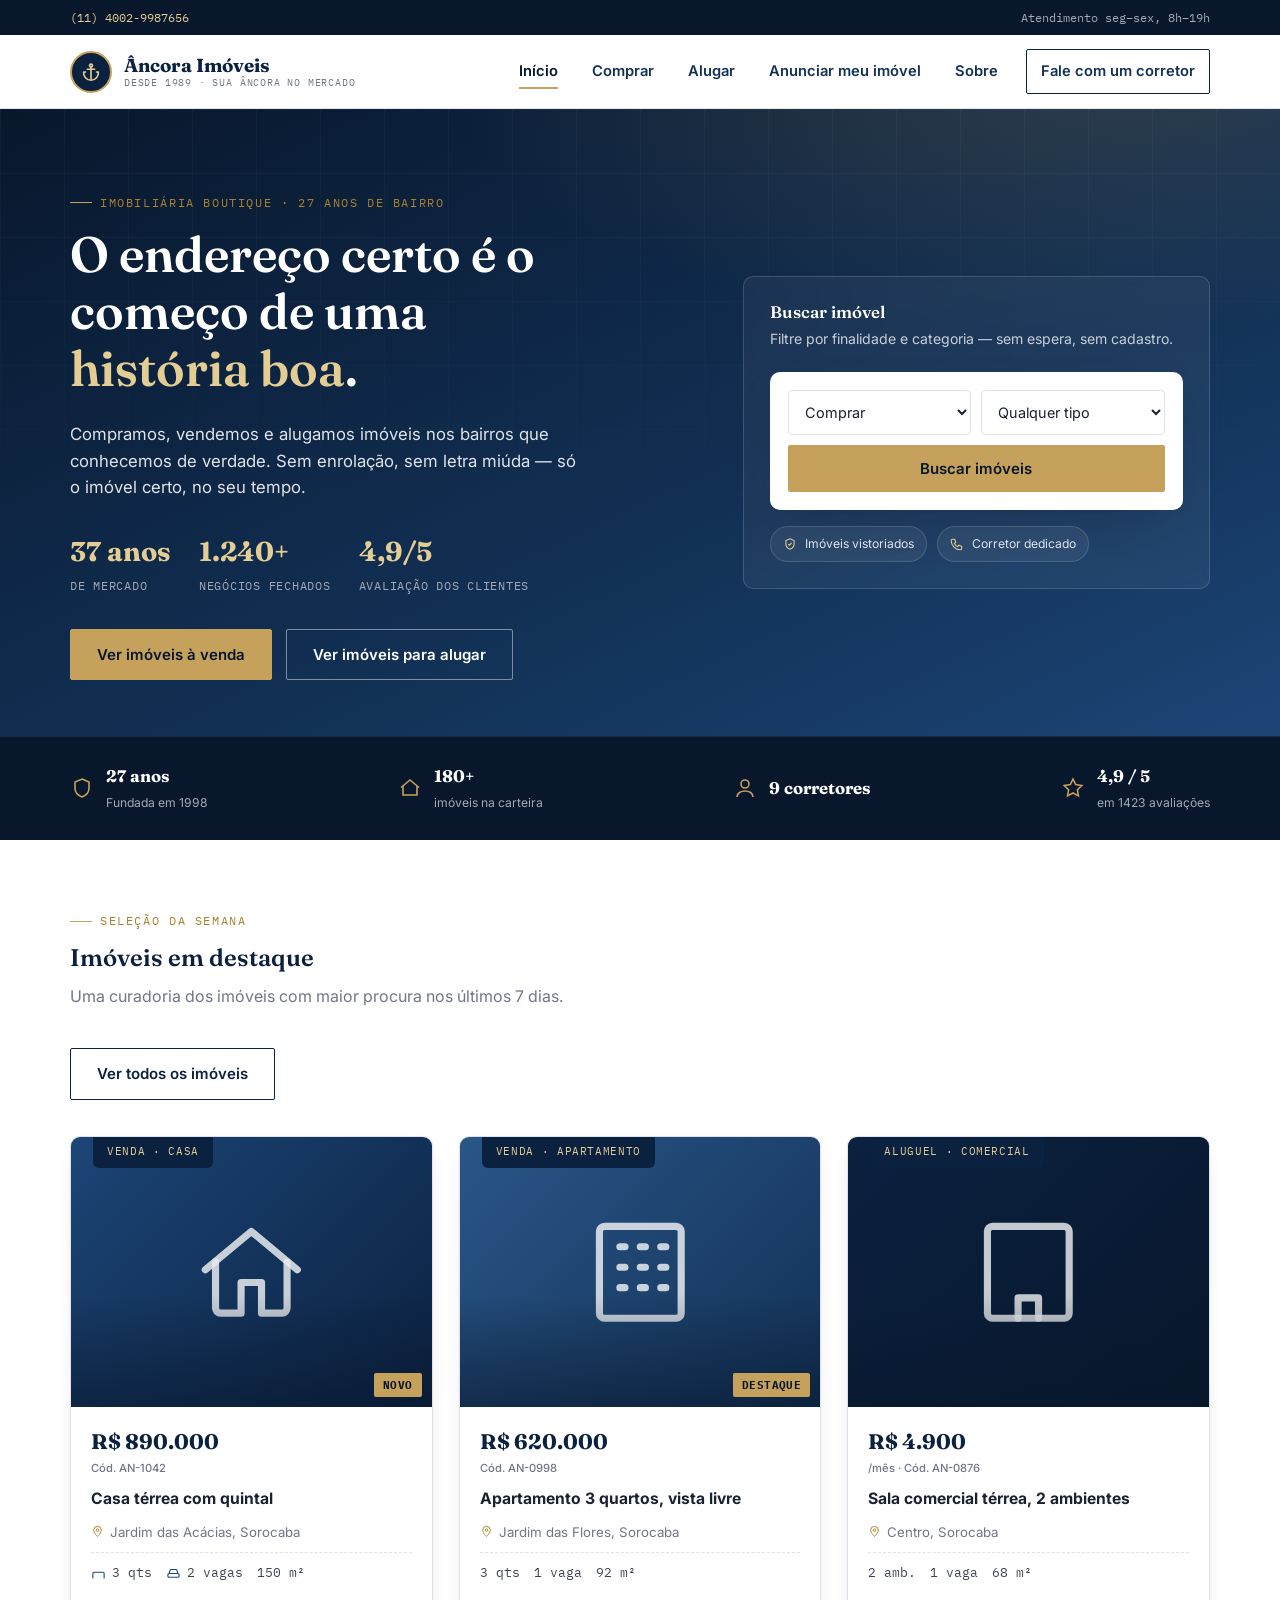
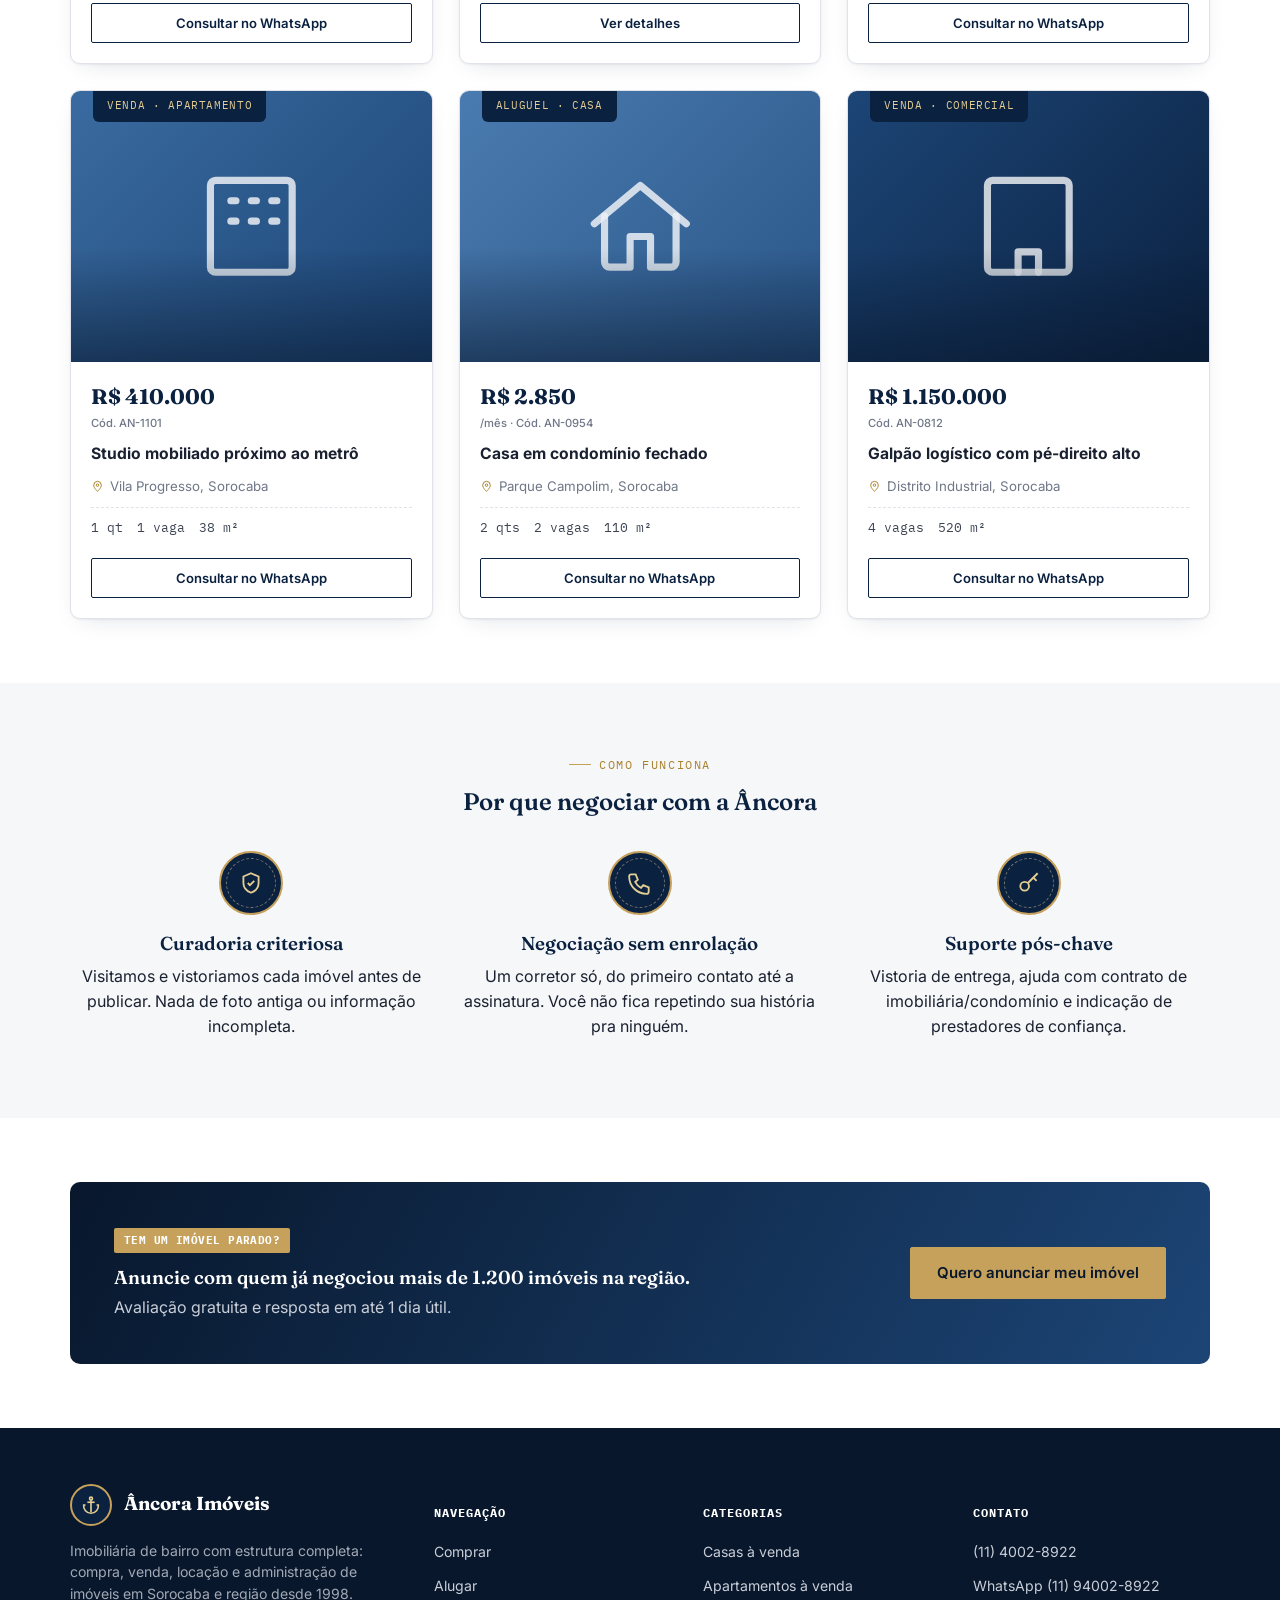
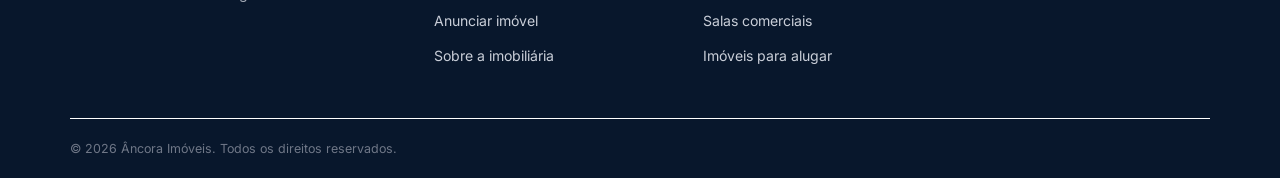
<file: html/index.html>
<!DOCTYPE html>
<html lang="pt-BR">
<head>
<meta charset="UTF-8">
<meta name="viewport" content="width=device-width, initial-scale=1.0">
<title>Âncora Imóveis — Comprar, alugar e anunciar imóveis</title>
<meta name="description" content="Imobiliária com 27 anos de mercado. Compre, alugue ou anuncie seu imóvel com quem entende do seu bairro.">
<link rel="preconnect" href="https://fonts.googleapis.com">
<link href="https://fonts.googleapis.com/css2?family=Fraunces:wght@500;600;700&family=Inter:wght@400;500;600;700&family=IBM+Plex+Mono:wght@500;600&display=swap" rel="stylesheet">
<link rel="stylesheet" href="../css/style.css">
</head>
<body>
<a class="skip-link" href="#conteudo">Pular para o conteúdo</a>

<div class="topbar">
  <div class="container">
    <div class="topbar__links">
      <a href="tel:+551140028922">(11) 4002-9987656</a>
    </div>
    <div class="topbar__seal">Atendimento seg–sex, 8h–19h</div>
  </div>
</div>

<header class="header">
  <div class="container">
    <a href="index.html" class="brand">
      <span class="brand__mark"><svg viewBox="0 0 24 24" fill="none" stroke="currentColor" stroke-width="1.8" stroke-linecap="round" stroke-linejoin="round" style="color:#e3cd94"><circle cx="12" cy="5" r="1.6"/><path d="M12 7v13"/><path d="M6 12H4a8 8 0 0 0 8 9 8 8 0 0 0 8-9h-2"/><path d="M8 9h8"/></svg></span>
      <span class="brand__text">
        <span class="brand__name">Âncora Imóveis</span>
        <span class="brand__tag">Desde 1989 · sua âncora no mercado</span>
      </span>
    </a>

    <input type="checkbox" id="nav-toggle" class="nav-toggle" aria-label="Menu de navegação" aria-controls="nav-principal">
    <nav id="nav-principal" class="nav" aria-label="Navegação principal">
      <a href="index.html" class="is-active" aria-current="page">Início</a>
      <a href="comprar.html">Comprar</a>
      <a href="alugar.html">Alugar</a>
      <a href="anunciar.html">Anunciar meu imóvel</a>
      <a href="sobre.html">Sobre</a>
      <a href="anunciar.html#contato" class="btn btn-outline-navy btn-sm">Fale com um corretor</a>
    </nav>
    <label for="nav-toggle" class="nav-toggle-btn" aria-hidden="true">
      <svg viewBox="0 0 24 24" fill="none" stroke="currentColor" stroke-width="2" stroke-linecap="round"><path d="M4 7h16M4 12h16M4 17h16"/></svg>
    </label>
  </div>
</header>

<main id="conteudo" tabindex="-1">

<section class="hero">
  <div class="container hero__inner">
    <div>
      <span class="eyebrow">Imobiliária boutique · 27 anos de bairro</span>
      <h1>O endereço certo é o começo de uma <em>história boa</em>.</h1>
      <p class="hero__lead">Compramos, vendemos e alugamos imóveis nos bairros que conhecemos de verdade. Sem enrolação, sem letra miúda — só o imóvel certo, no seu tempo.</p>

      <div class="hero__stats">
        <div class="hero__stat"><b>37 anos</b><span>de mercado</span></div>
        <div class="hero__stat"><b>1.240+</b><span>negócios fechados</span></div>
        <div class="hero__stat"><b>4,9/5</b><span>avaliação dos clientes</span></div>
      </div>

      <div class="hero__actions">
        <a href="comprar.html" class="btn btn-primary">Ver imóveis à venda</a>
        <a href="alugar.html" class="btn btn-outline">Ver imóveis para alugar</a>
      </div>
    </div>

    <div class="hero__panel">
      <h3>Buscar imóvel</h3>
      <p>Filtre por finalidade e categoria — sem espera, sem cadastro.</p>
      <form class="quicksearch" action="comprar.html" method="get">
        <select name="finalidade" aria-label="Finalidade">
          <option>Comprar</option>
          <option>Alugar</option>
        </select>
        <select name="tipo" aria-label="Tipo de imóvel">
          <option value="">Qualquer tipo</option>
          <option value="casa">Casa</option>
          <option value="apartamento">Apartamento</option>
          <option value="comercial">Comercial</option>
        </select>
        <button type="submit" class="btn btn-primary">Buscar imóveis</button>
      </form>
      <div class="hero__badge-row">
        <span class="mini-seal"><svg viewBox="0 0 24 24" fill="none" stroke="currentColor" stroke-width="1.8"><path d="M12 3l7 3v6c0 4.5-3 7.5-7 9-4-1.5-7-4.5-7-9V6l7-3Z"/><path d="M9 12l2 2 4-4"/></svg> Imóveis vistoriados</span>
        <span class="mini-seal"><svg viewBox="0 0 24 24" fill="none" stroke="currentColor" stroke-width="1.8"><path d="M4 4h4l2 5-2.5 2a12 12 0 0 0 5.5 5.5l2-2.5 5 2v4a2 2 0 0 1-2 2A16 16 0 0 1 2 6a2 2 0 0 1 2-2Z"/></svg> Corretor dedicado</span>
      </div>
    </div>
  </div>
</section>

<div class="trustbar">
  <div class="container">
    <div class="trustbar__item">
      <svg viewBox="0 0 24 24" fill="none" stroke="currentColor" stroke-width="1.6"><path d="M12 3l7 3v6c0 4.5-3 7.5-7 9-4-1.5-7-4.5-7-9V6l7-3Z"/></svg>
      <div><b>27 anos</b><span>Fundada em 1998</span></div>
    </div>
    <div class="trustbar__item">
      <svg viewBox="0 0 24 24" fill="none" stroke="currentColor" stroke-width="1.6"><path d="M3 11.5 12 4l9 7.5"/><path d="M5 10v9h14v-9"/></svg>
      <div><b>180+</b><span>imóveis na carteira</span></div>
    </div>
    <div class="trustbar__item">
      <svg viewBox="0 0 24 24" fill="none" stroke="currentColor" stroke-width="1.6"><circle cx="12" cy="8" r="4"/><path d="M4 21c0-4 4-6 8-6s8 2 8 6"/></svg>
      <div><b>9 corretores</b></div>
    </div>
    <div class="trustbar__item">
      <svg viewBox="0 0 24 24" fill="none" stroke="currentColor" stroke-width="1.6"><path d="M12 3l2.7 5.6 6.1.9-4.4 4.3 1 6.1L12 17l-5.4 2.9 1-6.1L3.2 9.5l6.1-.9L12 3Z"/></svg>
      <div><b>4,9 / 5</b><span>em 1423 avaliações</span></div>
    </div>
  </div>
</div>

<section class="section">
  <div class="container">
    <div class="section-head section-head--split">
      <div>
        <span class="eyebrow">Seleção da semana</span>
        <h2>Imóveis em destaque</h2>
        <p>Uma curadoria dos imóveis com maior procura nos últimos 7 dias.</p>
      </div>
      <a href="comprar.html" class="btn btn-outline-navy">Ver todos os imóveis</a>
    </div>

    <div class="grid grid--3">

      <article class="card">
        <span class="card__tab">Venda · Casa</span>
        <div class="card__photo ph-1">
          <span class="card__status">Novo</span>
          <svg viewBox="0 0 24 24" fill="none" stroke="currentColor" stroke-width="1.4" stroke-linecap="round" stroke-linejoin="round"><path d="M3 11.5 12 4l9 7.5"/><path d="M5 10v9a1 1 0 0 0 1 1h4v-6h4v6h4a1 1 0 0 0 1-1v-9"/></svg>
        </div>
        <div class="card__body">
          <div class="card__price">R$ 890.000 <small>Cód. AN-1042</small></div>
          <div class="card__title">Casa térrea com quintal</div>
          <div class="card__loc"><svg viewBox="0 0 24 24" fill="none" stroke="currentColor" stroke-width="1.8"><path d="M12 21s-7-6.1-7-11.5A7 7 0 0 1 19 9.5C19 14.9 12 21 12 21Z"/><circle cx="12" cy="9.5" r="2.3"/></svg> Jardim das Acácias, Sorocaba</div>
          <div class="card__meta">
            <span><svg viewBox="0 0 24 24" fill="none" stroke="currentColor" stroke-width="1.8"><path d="M3 18v-6a2 2 0 0 1 2-2h14a2 2 0 0 1 2 2v6"/><path d="M3 18v2M21 18v2"/></svg> 3 qts</span>
            <span><svg viewBox="0 0 24 24" fill="none" stroke="currentColor" stroke-width="1.8"><rect x="3" y="12" width="18" height="6" rx="2"/><path d="M5 12 6.5 7A2 2 0 0 1 8.4 5.5h7.2A2 2 0 0 1 17.5 7L19 12"/></svg> 2 vagas</span>
            <span>150 m²</span>
          </div>
        </div>
        <div class="card__cta"><a href="https://wa.me/5511940028922?text=Ol%C3%A1!%20Gostaria%20de%20saber%20mais%20sobre%20o%20im%C3%B3vel%20AN-1042." class="btn btn-outline-navy btn-block btn-sm" aria-label="Consultar no WhatsApp — Casa térrea com quintal (AN-1042)">Consultar no WhatsApp</a></div>
      </article>

      <article class="card">
        <span class="card__tab">Venda · Apartamento</span>
        <div class="card__photo ph-2">
          <span class="card__status">Destaque</span>
          <svg viewBox="0 0 24 24" fill="none" stroke="currentColor" stroke-width="1.4" stroke-linecap="round" stroke-linejoin="round"><rect x="4" y="3" width="16" height="18" rx="1"/><path d="M8 7h1M12 7h1M16 7h1M8 11h1M12 11h1M16 11h1M8 15h1M12 15h1M16 15h1"/></svg>
        </div>
        <div class="card__body">
          <div class="card__price">R$ 620.000 <small>Cód. AN-0998</small></div>
          <div class="card__title">Apartamento 3 quartos, vista livre</div>
          <div class="card__loc"><svg viewBox="0 0 24 24" fill="none" stroke="currentColor" stroke-width="1.8"><path d="M12 21s-7-6.1-7-11.5A7 7 0 0 1 19 9.5C19 14.9 12 21 12 21Z"/><circle cx="12" cy="9.5" r="2.3"/></svg> Jardim das Flores, Sorocaba</div>
          <div class="card__meta">
            <span>3 qts</span>
            <span>1 vaga</span>
            <span>92 m²</span>
          </div>
        </div>
        <div class="card__cta"><a href="imovel.html" class="btn btn-outline-navy btn-block btn-sm" aria-label="Ver detalhes — Apartamento 3 quartos, vista livre (AN-0998)">Ver detalhes</a></div>
      </article>

      <article class="card">
        <span class="card__tab">Aluguel · Comercial</span>
        <div class="card__photo ph-4">
          <svg viewBox="0 0 24 24" fill="none" stroke="currentColor" stroke-width="1.4" stroke-linecap="round" stroke-linejoin="round"><rect x="4" y="3" width="16" height="18" rx="1"/><path d="M10 21v-4h4v4"/></svg>
        </div>
        <div class="card__body">
          <div class="card__price">R$ 4.900<small>/mês · Cód. AN-0876</small></div>
          <div class="card__title">Sala comercial térrea, 2 ambientes</div>
          <div class="card__loc"><svg viewBox="0 0 24 24" fill="none" stroke="currentColor" stroke-width="1.8"><path d="M12 21s-7-6.1-7-11.5A7 7 0 0 1 19 9.5C19 14.9 12 21 12 21Z"/><circle cx="12" cy="9.5" r="2.3"/></svg> Centro, Sorocaba</div>
          <div class="card__meta">
            <span>2 amb.</span>
            <span>1 vaga</span>
            <span>68 m²</span>
          </div>
        </div>
        <div class="card__cta"><a href="https://wa.me/5511940028922?text=Ol%C3%A1!%20Gostaria%20de%20saber%20mais%20sobre%20o%20im%C3%B3vel%20AN-0876." class="btn btn-outline-navy btn-block btn-sm" aria-label="Consultar no WhatsApp — Sala comercial térrea, 2 ambientes (AN-0876)">Consultar no WhatsApp</a></div>
      </article>

      <article class="card">
        <span class="card__tab">Venda · Apartamento</span>
        <div class="card__photo ph-3">
          <svg viewBox="0 0 24 24" fill="none" stroke="currentColor" stroke-width="1.4" stroke-linecap="round" stroke-linejoin="round"><rect x="4" y="3" width="16" height="18" rx="1"/><path d="M8 7h1M12 7h1M16 7h1M8 11h1M12 11h1M16 11h1"/></svg>
        </div>
        <div class="card__body">
          <div class="card__price">R$ 410.000 <small>Cód. AN-1101</small></div>
          <div class="card__title">Studio mobiliado próximo ao metrô</div>
          <div class="card__loc"><svg viewBox="0 0 24 24" fill="none" stroke="currentColor" stroke-width="1.8"><path d="M12 21s-7-6.1-7-11.5A7 7 0 0 1 19 9.5C19 14.9 12 21 12 21Z"/><circle cx="12" cy="9.5" r="2.3"/></svg> Vila Progresso, Sorocaba</div>
          <div class="card__meta">
            <span>1 qt</span>
            <span>1 vaga</span>
            <span>38 m²</span>
          </div>
        </div>
        <div class="card__cta"><a href="https://wa.me/5511940028922?text=Ol%C3%A1!%20Gostaria%20de%20saber%20mais%20sobre%20o%20im%C3%B3vel%20AN-1101." class="btn btn-outline-navy btn-block btn-sm" aria-label="Consultar no WhatsApp — Studio mobiliado próximo ao metrô (AN-1101)">Consultar no WhatsApp</a></div>
      </article>

      <article class="card">
        <span class="card__tab">Aluguel · Casa</span>
        <div class="card__photo ph-5">
          <svg viewBox="0 0 24 24" fill="none" stroke="currentColor" stroke-width="1.4" stroke-linecap="round" stroke-linejoin="round"><path d="M3 11.5 12 4l9 7.5"/><path d="M5 10v9a1 1 0 0 0 1 1h4v-6h4v6h4a1 1 0 0 0 1-1v-9"/></svg>
        </div>
        <div class="card__body">
          <div class="card__price">R$ 2.850<small>/mês · Cód. AN-0954</small></div>
          <div class="card__title">Casa em condomínio fechado</div>
          <div class="card__loc"><svg viewBox="0 0 24 24" fill="none" stroke="currentColor" stroke-width="1.8"><path d="M12 21s-7-6.1-7-11.5A7 7 0 0 1 19 9.5C19 14.9 12 21 12 21Z"/><circle cx="12" cy="9.5" r="2.3"/></svg> Parque Campolim, Sorocaba</div>
          <div class="card__meta">
            <span>2 qts</span>
            <span>2 vagas</span>
            <span>110 m²</span>
          </div>
        </div>
        <div class="card__cta"><a href="https://wa.me/5511940028922?text=Ol%C3%A1!%20Gostaria%20de%20saber%20mais%20sobre%20o%20im%C3%B3vel%20AN-0954." class="btn btn-outline-navy btn-block btn-sm" aria-label="Consultar no WhatsApp — Casa em condomínio fechado (AN-0954)">Consultar no WhatsApp</a></div>
      </article>

      <article class="card">
        <span class="card__tab">Venda · Comercial</span>
        <div class="card__photo ph-1">
          <svg viewBox="0 0 24 24" fill="none" stroke="currentColor" stroke-width="1.4" stroke-linecap="round" stroke-linejoin="round"><rect x="4" y="3" width="16" height="18" rx="1"/><path d="M10 21v-4h4v4"/></svg>
        </div>
        <div class="card__body">
          <div class="card__price">R$ 1.150.000 <small>Cód. AN-0812</small></div>
          <div class="card__title">Galpão logístico com pé-direito alto</div>
          <div class="card__loc"><svg viewBox="0 0 24 24" fill="none" stroke="currentColor" stroke-width="1.8"><path d="M12 21s-7-6.1-7-11.5A7 7 0 0 1 19 9.5C19 14.9 12 21 12 21Z"/><circle cx="12" cy="9.5" r="2.3"/></svg> Distrito Industrial, Sorocaba</div>
          <div class="card__meta">
            <span>4 vagas</span>
            <span>520 m²</span>
          </div>
        </div>
        <div class="card__cta"><a href="https://wa.me/5511940028922?text=Ol%C3%A1!%20Gostaria%20de%20saber%20mais%20sobre%20o%20im%C3%B3vel%20AN-0812." class="btn btn-outline-navy btn-block btn-sm" aria-label="Consultar no WhatsApp — Galpão logístico com pé-direito alto (AN-0812)">Consultar no WhatsApp</a></div>
      </article>

    </div>
  </div>
</section>

<section class="section section--muted">
  <div class="container">
    <div class="section-head text-center" style="margin-left:auto;margin-right:auto;text-align:center">
      <span class="eyebrow" style="justify-content:center">Como funciona</span>
      <h2>Por que negociar com a Âncora</h2>
    </div>
    <div class="grid grid--3">
      <div style="text-align:center">
        <div class="seal" style="margin:0 auto 18px"><svg viewBox="0 0 24 24" fill="none" stroke="currentColor" stroke-width="1.7"><path d="M12 3l7 3v6c0 4.5-3 7.5-7 9-4-1.5-7-4.5-7-9V6l7-3Z"/><path d="M9 12l2 2 4-4"/></svg></div>
        <h3>Curadoria criteriosa</h3>
        <p>Visitamos e vistoriamos cada imóvel antes de publicar. Nada de foto antiga ou informação incompleta.</p>
      </div>
      <div style="text-align:center">
        <div class="seal" style="margin:0 auto 18px"><svg viewBox="0 0 24 24" fill="none" stroke="currentColor" stroke-width="1.7"><path d="M4 4h4l2 5-2.5 2a12 12 0 0 0 5.5 5.5l2-2.5 5 2v4a2 2 0 0 1-2 2A16 16 0 0 1 2 6a2 2 0 0 1 2-2Z"/></svg></div>
        <h3>Negociação sem enrolação</h3>
        <p>Um corretor só, do primeiro contato até a assinatura. Você não fica repetindo sua história pra ninguém.</p>
      </div>
      <div style="text-align:center">
        <div class="seal" style="margin:0 auto 18px"><svg viewBox="0 0 24 24" fill="none" stroke="currentColor" stroke-width="1.7"><circle cx="8" cy="15" r="4"/><path d="M11 12 20 3"/><path d="M16 7l3 3"/></svg></div>
        <h3>Suporte pós-chave</h3>
        <p>Vistoria de entrega, ajuda com contrato de imobiliária/condomínio e indicação de prestadores de confiança.</p>
      </div>
    </div>
  </div>
</section>

<section class="section">
  <div class="container">
    <div class="cta-band">
      <div>
        <span class="badge-gold">Tem um imóvel parado?</span>
        <h3>Anuncie com quem já negociou mais de 1.200 imóveis na região.</h3>
        <p>Avaliação gratuita e resposta em até 1 dia útil.</p>
      </div>
      <a href="anunciar.html" class="btn btn-primary">Quero anunciar meu imóvel</a>
    </div>
  </div>
</section>

</main>

<footer class="footer">
  <div class="container">
    <div class="footer__grid">
      <div class="footer__brand">
        <a href="index.html" class="brand" style="margin-bottom:14px;display:flex">
          <span class="brand__mark"><svg viewBox="0 0 24 24" fill="none" stroke="currentColor" stroke-width="1.8" style="color:#e3cd94"><circle cx="12" cy="5" r="1.6"/><path d="M12 7v13"/><path d="M6 12H4a8 8 0 0 0 8 9 8 8 0 0 0 8-9h-2"/><path d="M8 9h8"/></svg></span>
          <span class="brand__text">
            <span class="brand__name">Âncora Imóveis</span>
          </span>
        </a>
        <p>Imobiliária de bairro com estrutura completa: compra, venda, locação e administração de imóveis em Sorocaba e região desde 1998.</p>
      </div>
      <div>
        <h5>Navegação</h5>
        <ul>
          <li><a href="comprar.html">Comprar</a></li>
          <li><a href="alugar.html">Alugar</a></li>
          <li><a href="anunciar.html">Anunciar imóvel</a></li>
          <li><a href="sobre.html">Sobre a imobiliária</a></li>
        </ul>
      </div>
      <div>
        <h5>Categorias</h5>
        <ul>
          <li><a href="comprar.html#cat-casa">Casas à venda</a></li>
          <li><a href="comprar.html#cat-apto">Apartamentos à venda</a></li>
          <li><a href="comprar.html#cat-comercial">Salas comerciais</a></li>
          <li><a href="alugar.html">Imóveis para alugar</a></li>
        </ul>
      </div>
      <div>
        <h5>Contato</h5>
        <ul>
          <li><a href="tel:+551140028922">(11) 4002-8922</a></li>
          <li><a href="https://wa.me/5511940028922">WhatsApp (11) 94002-8922</a></li>

        </ul>
      </div>
    </div>
    <div class="footer__bottom">
      <span>© 2026 Âncora Imóveis. Todos os direitos reservados.</span>
    </div>
  </div>
</footer>

<script src="../script/main.js"></script>
</body>
</html>
</file>
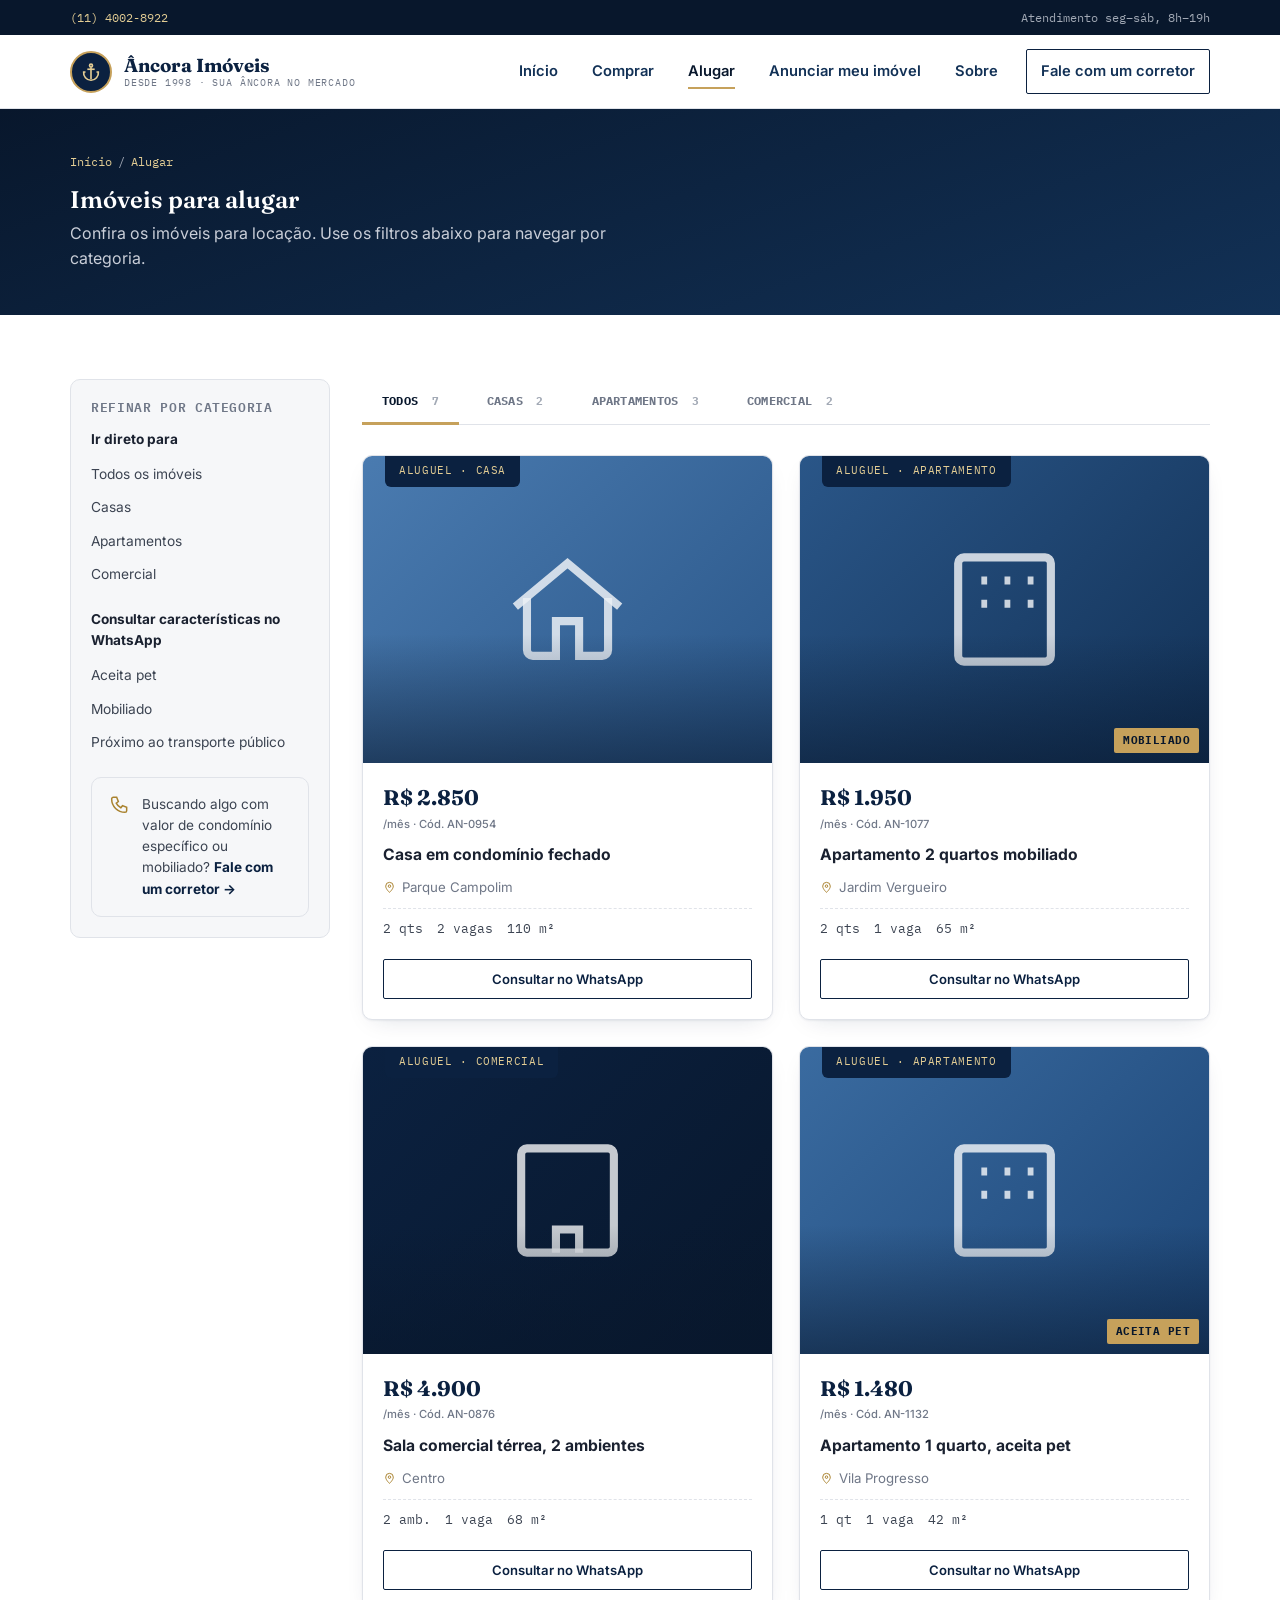
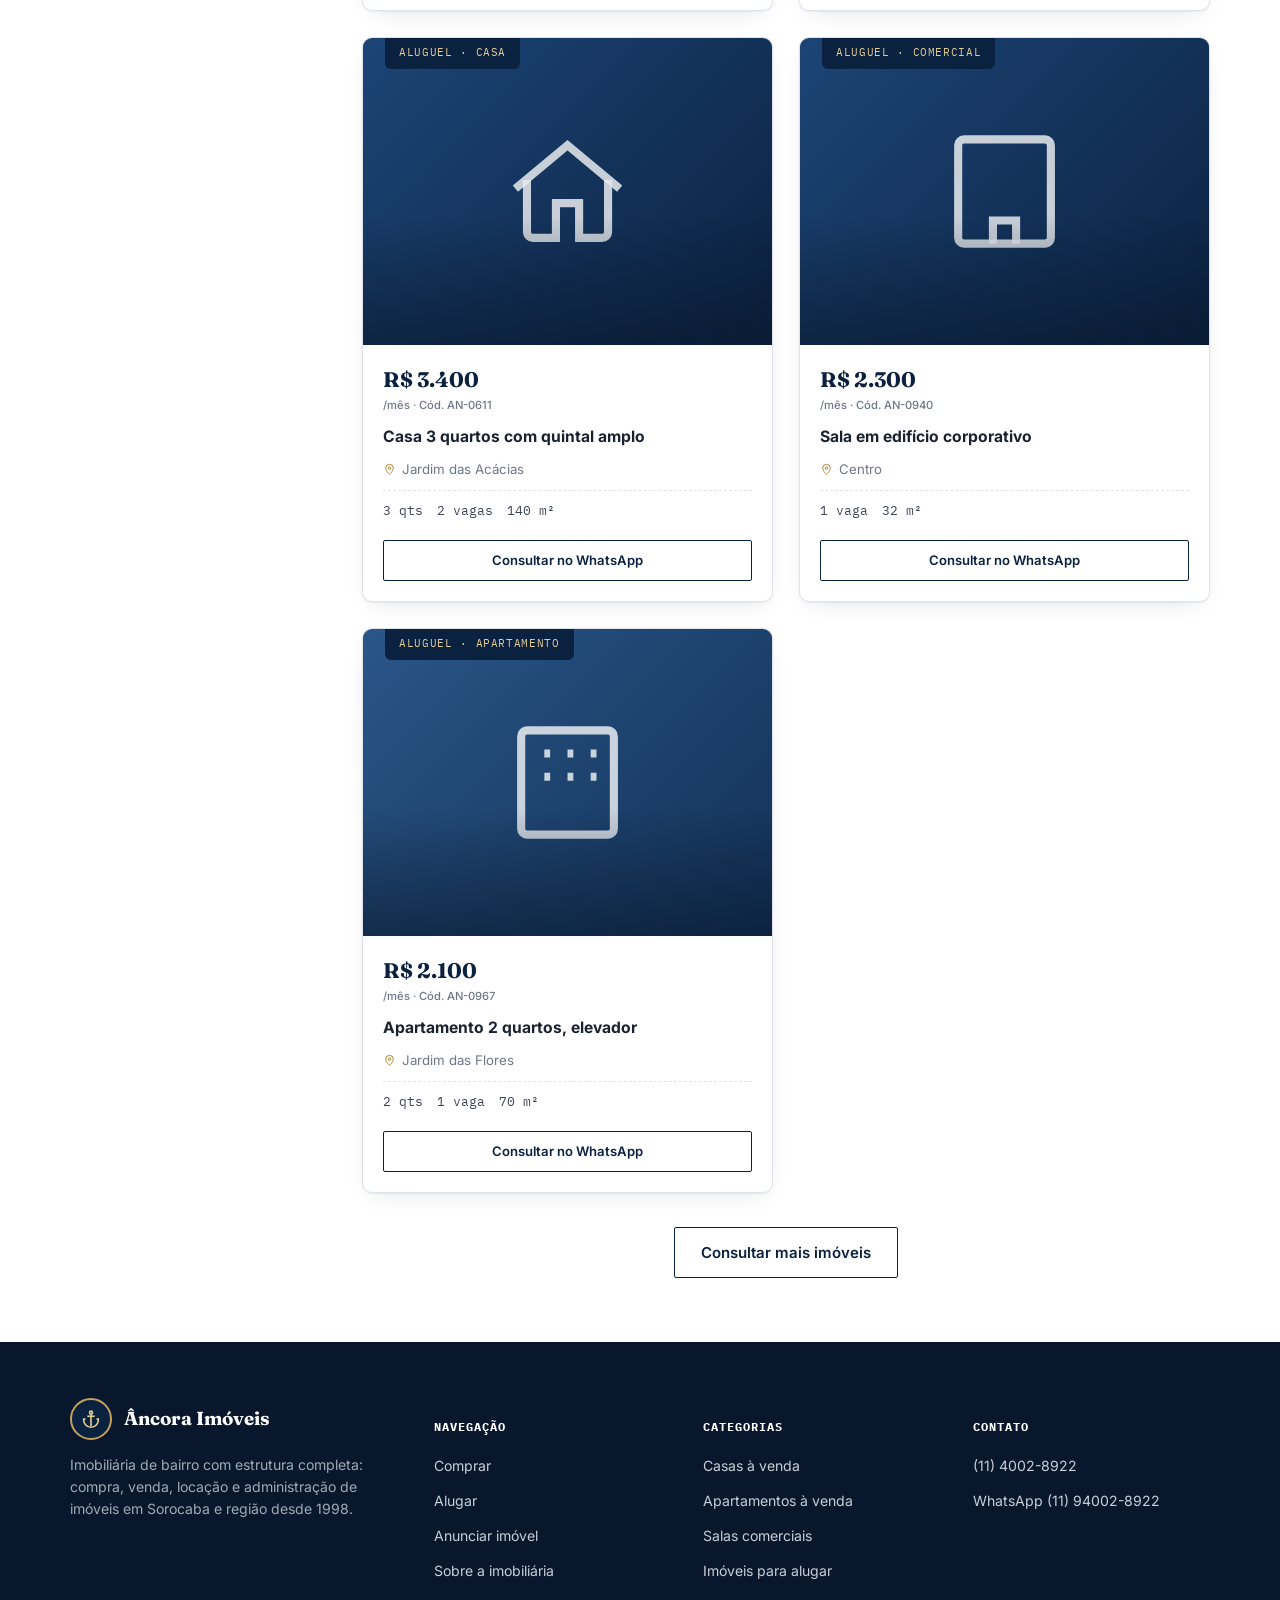
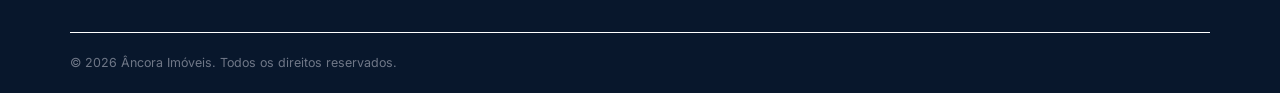
<file: html/alugar.html>
<!DOCTYPE html>
<html lang="pt-BR">
<head>
<meta charset="UTF-8">
<meta name="viewport" content="width=device-width, initial-scale=1.0">
<title>Imóveis para alugar — Âncora Imóveis</title>
<meta name="description" content="Casas, apartamentos e salas comerciais para alugar em Sorocaba e região, com contratos claros e vistoria de entrada e saída.">
<link rel="preconnect" href="https://fonts.googleapis.com">
<link href="https://fonts.googleapis.com/css2?family=Fraunces:wght@500;600;700&family=Inter:wght@400;500;600;700&family=IBM+Plex+Mono:wght@500;600&display=swap" rel="stylesheet">
<link rel="stylesheet" href="../css/style.css">
</head>
<body>
<a class="skip-link" href="#conteudo">Pular para o conteúdo</a>

<div class="topbar">
  <div class="container">
    <div class="topbar__links"><a href="tel:+551140028922">(11) 4002-8922</a></div>
    <div class="topbar__seal">Atendimento seg–sáb, 8h–19h</div>
  </div>
</div>

<header class="header">
  <div class="container">
    <a href="index.html" class="brand">
      <span class="brand__mark"><svg viewBox="0 0 24 24" fill="none" stroke="currentColor" stroke-width="1.8" style="color:#e3cd94"><circle cx="12" cy="5" r="1.6"/><path d="M12 7v13"/><path d="M6 12H4a8 8 0 0 0 8 9 8 8 0 0 0 8-9h-2"/><path d="M8 9h8"/></svg></span>
      <span class="brand__text"><span class="brand__name">Âncora Imóveis</span><span class="brand__tag">Desde 1998 · sua âncora no mercado</span></span>
    </a>
    <input type="checkbox" id="nav-toggle" class="nav-toggle" aria-label="Menu de navegação" aria-controls="nav-principal">
    <nav id="nav-principal" class="nav" aria-label="Navegação principal">
      <a href="index.html">Início</a>
      <a href="comprar.html">Comprar</a>
      <a href="alugar.html" class="is-active" aria-current="page">Alugar</a>
      <a href="anunciar.html">Anunciar meu imóvel</a>
      <a href="sobre.html">Sobre</a>
      <a href="anunciar.html#contato" class="btn btn-outline-navy btn-sm">Fale com um corretor</a>
    </nav>
    <label for="nav-toggle" class="nav-toggle-btn" aria-hidden="true"><svg viewBox="0 0 24 24" fill="none" stroke="currentColor" stroke-width="2" stroke-linecap="round"><path d="M4 7h16M4 12h16M4 17h16"/></svg></label>
  </div>
</header>

<main id="conteudo" tabindex="-1">

<section class="page-hero">
  <div class="container">
    <div class="breadcrumb"><a href="index.html">Início</a><span>/</span>Alugar</div>
    <h1>Imóveis para alugar</h1>
    <p>Confira os imóveis para locação. Use os filtros abaixo para navegar por categoria.</p>
  </div>
</section>

<section class="section">
  <div class="container">
    <div class="listing">

      <aside>
        <div class="filterbox">
          <h4>Refinar por categoria</h4>
          <nav class="filterbox__group" aria-label="Ir direto para">
            <h5>Ir direto para</h5>
            <ul>
              <li><a href="#cat-todos">Todos os imóveis</a></li>
              <li><a href="#cat-casa">Casas</a></li>
              <li><a href="#cat-apto">Apartamentos</a></li>
              <li><a href="#cat-comercial">Comercial</a></li>
            </ul>
          </nav>
          <nav class="filterbox__group" aria-label="Consultar características no WhatsApp">
            <h5>Consultar características no WhatsApp</h5>
            <ul>
              <li><a href="https://wa.me/5511940028922?text=Ol%C3%A1!%20Procuro%20um%20im%C3%B3vel%20para%20alugar%20que%20aceite%20pet." target="_blank" rel="noopener">Aceita pet</a></li>
              <li><a href="https://wa.me/5511940028922?text=Ol%C3%A1!%20Procuro%20um%20im%C3%B3vel%20mobiliado%20para%20alugar." target="_blank" rel="noopener">Mobiliado</a></li>
              <li><a href="https://wa.me/5511940028922?text=Ol%C3%A1!%20Procuro%20um%20im%C3%B3vel%20perto%20do%20transporte%20p%C3%BAblico." target="_blank" rel="noopener">Próximo ao transporte público</a></li>
            </ul>
          </nav>
          <div class="formnote">
            <svg viewBox="0 0 24 24" fill="none" stroke="currentColor" stroke-width="1.8"><path d="M4 4h4l2 5-2.5 2a12 12 0 0 0 5.5 5.5l2-2.5 5 2v4a2 2 0 0 1-2 2A16 16 0 0 1 2 6a2 2 0 0 1 2-2Z"/></svg>
            <div>Buscando algo com valor de condomínio específico ou mobiliado? <a href="https://wa.me/5511940028922" style="color:var(--navy-900);font-weight:700">Fale com um corretor →</a></div>
          </div>
        </div>
      </aside>

      <div>
        <div class="tabs">
          <span id="cat-todos" class="target-hook"></span>
          <span id="cat-casa" class="target-hook"></span>
          <span id="cat-apto" class="target-hook"></span>
          <span id="cat-comercial" class="target-hook"></span>

          <div class="tabs__nav">
            <a href="#cat-todos">Todos <span class="tabs__count">7</span></a>
            <a href="#cat-casa">Casas <span class="tabs__count">2</span></a>
            <a href="#cat-apto">Apartamentos <span class="tabs__count">3</span></a>
            <a href="#cat-comercial">Comercial <span class="tabs__count">2</span></a>
          </div>

          <div class="grid grid--2 catalog">
            <article class="card" data-category="casa">
              <span class="card__tab">Aluguel · Casa</span>
              <div class="card__photo ph-5"><svg viewBox="0 0 24 24" fill="none" stroke="currentColor" stroke-width="1.4"><path d="M3 11.5 12 4l9 7.5"/><path d="M5 10v9a1 1 0 0 0 1 1h4v-6h4v6h4a1 1 0 0 0 1-1v-9"/></svg></div>
              <div class="card__body">
                <div class="card__price">R$ 2.850<small>/mês · Cód. AN-0954</small></div>
                <div class="card__title">Casa em condomínio fechado</div>
                <div class="card__loc"><svg viewBox="0 0 24 24" fill="none" stroke="currentColor" stroke-width="1.8"><path d="M12 21s-7-6.1-7-11.5A7 7 0 0 1 19 9.5C19 14.9 12 21 12 21Z"/><circle cx="12" cy="9.5" r="2.3"/></svg> Parque Campolim</div>
                <div class="card__meta"><span>2 qts</span><span>2 vagas</span><span>110 m²</span></div>
              </div>
              <div class="card__cta"><a href="https://wa.me/5511940028922?text=Ol%C3%A1!%20Gostaria%20de%20saber%20mais%20sobre%20o%20im%C3%B3vel%20AN-0954." class="btn btn-outline-navy btn-block btn-sm" aria-label="Consultar no WhatsApp — Casa em condomínio fechado (AN-0954)">Consultar no WhatsApp</a></div>
            </article>

            <article class="card" data-category="apto">
              <span class="card__tab">Aluguel · Apartamento</span>
              <div class="card__photo ph-2"><span class="card__status">Mobiliado</span><svg viewBox="0 0 24 24" fill="none" stroke="currentColor" stroke-width="1.4"><rect x="4" y="3" width="16" height="18" rx="1"/><path d="M8 7h1M12 7h1M16 7h1M8 11h1M12 11h1M16 11h1"/></svg></div>
              <div class="card__body">
                <div class="card__price">R$ 1.950<small>/mês · Cód. AN-1077</small></div>
                <div class="card__title">Apartamento 2 quartos mobiliado</div>
                <div class="card__loc"><svg viewBox="0 0 24 24" fill="none" stroke="currentColor" stroke-width="1.8"><path d="M12 21s-7-6.1-7-11.5A7 7 0 0 1 19 9.5C19 14.9 12 21 12 21Z"/><circle cx="12" cy="9.5" r="2.3"/></svg> Jardim Vergueiro</div>
                <div class="card__meta"><span>2 qts</span><span>1 vaga</span><span>65 m²</span></div>
              </div>
              <div class="card__cta"><a href="https://wa.me/5511940028922?text=Ol%C3%A1!%20Gostaria%20de%20saber%20mais%20sobre%20o%20im%C3%B3vel%20AN-1077." class="btn btn-outline-navy btn-block btn-sm" aria-label="Consultar no WhatsApp — Apartamento 2 quartos mobiliado (AN-1077)">Consultar no WhatsApp</a></div>
            </article>

            <article class="card" data-category="comercial">
              <span class="card__tab">Aluguel · Comercial</span>
              <div class="card__photo ph-4"><svg viewBox="0 0 24 24" fill="none" stroke="currentColor" stroke-width="1.4"><rect x="4" y="3" width="16" height="18" rx="1"/><path d="M10 21v-4h4v4"/></svg></div>
              <div class="card__body">
                <div class="card__price">R$ 4.900<small>/mês · Cód. AN-0876</small></div>
                <div class="card__title">Sala comercial térrea, 2 ambientes</div>
                <div class="card__loc"><svg viewBox="0 0 24 24" fill="none" stroke="currentColor" stroke-width="1.8"><path d="M12 21s-7-6.1-7-11.5A7 7 0 0 1 19 9.5C19 14.9 12 21 12 21Z"/><circle cx="12" cy="9.5" r="2.3"/></svg> Centro</div>
                <div class="card__meta"><span>2 amb.</span><span>1 vaga</span><span>68 m²</span></div>
              </div>
              <div class="card__cta"><a href="https://wa.me/5511940028922?text=Ol%C3%A1!%20Gostaria%20de%20saber%20mais%20sobre%20o%20im%C3%B3vel%20AN-0876." class="btn btn-outline-navy btn-block btn-sm" aria-label="Consultar no WhatsApp — Sala comercial térrea, 2 ambientes (AN-0876)">Consultar no WhatsApp</a></div>
            </article>

            <article class="card" data-category="apto">
              <span class="card__tab">Aluguel · Apartamento</span>
              <div class="card__photo ph-3"><span class="card__status">Aceita pet</span><svg viewBox="0 0 24 24" fill="none" stroke="currentColor" stroke-width="1.4"><rect x="4" y="3" width="16" height="18" rx="1"/><path d="M8 7h1M12 7h1M16 7h1M8 11h1M12 11h1M16 11h1"/></svg></div>
              <div class="card__body">
                <div class="card__price">R$ 1.480<small>/mês · Cód. AN-1132</small></div>
                <div class="card__title">Apartamento 1 quarto, aceita pet</div>
                <div class="card__loc"><svg viewBox="0 0 24 24" fill="none" stroke="currentColor" stroke-width="1.8"><path d="M12 21s-7-6.1-7-11.5A7 7 0 0 1 19 9.5C19 14.9 12 21 12 21Z"/><circle cx="12" cy="9.5" r="2.3"/></svg> Vila Progresso</div>
                <div class="card__meta"><span>1 qt</span><span>1 vaga</span><span>42 m²</span></div>
              </div>
              <div class="card__cta"><a href="https://wa.me/5511940028922?text=Ol%C3%A1!%20Gostaria%20de%20saber%20mais%20sobre%20o%20im%C3%B3vel%20AN-1132." class="btn btn-outline-navy btn-block btn-sm" aria-label="Consultar no WhatsApp — Apartamento 1 quarto, aceita pet (AN-1132)">Consultar no WhatsApp</a></div>
            </article>

            <article class="card" data-category="casa">
              <span class="card__tab">Aluguel · Casa</span>
              <div class="card__photo ph-1"><svg viewBox="0 0 24 24" fill="none" stroke="currentColor" stroke-width="1.4"><path d="M3 11.5 12 4l9 7.5"/><path d="M5 10v9a1 1 0 0 0 1 1h4v-6h4v6h4a1 1 0 0 0 1-1v-9"/></svg></div>
              <div class="card__body">
                <div class="card__price">R$ 3.400<small>/mês · Cód. AN-0611</small></div>
                <div class="card__title">Casa 3 quartos com quintal amplo</div>
                <div class="card__loc"><svg viewBox="0 0 24 24" fill="none" stroke="currentColor" stroke-width="1.8"><path d="M12 21s-7-6.1-7-11.5A7 7 0 0 1 19 9.5C19 14.9 12 21 12 21Z"/><circle cx="12" cy="9.5" r="2.3"/></svg> Jardim das Acácias</div>
                <div class="card__meta"><span>3 qts</span><span>2 vagas</span><span>140 m²</span></div>
              </div>
              <div class="card__cta"><a href="https://wa.me/5511940028922?text=Ol%C3%A1!%20Gostaria%20de%20saber%20mais%20sobre%20o%20im%C3%B3vel%20AN-0611." class="btn btn-outline-navy btn-block btn-sm" aria-label="Consultar no WhatsApp — Casa 3 quartos com quintal amplo (AN-0611)">Consultar no WhatsApp</a></div>
            </article>

            <article class="card" data-category="comercial">
              <span class="card__tab">Aluguel · Comercial</span>
              <div class="card__photo ph-1"><svg viewBox="0 0 24 24" fill="none" stroke="currentColor" stroke-width="1.4"><rect x="4" y="3" width="16" height="18" rx="1"/><path d="M10 21v-4h4v4"/></svg></div>
              <div class="card__body">
                <div class="card__price">R$ 2.300<small>/mês · Cód. AN-0940</small></div>
                <div class="card__title">Sala em edifício corporativo</div>
                <div class="card__loc"><svg viewBox="0 0 24 24" fill="none" stroke="currentColor" stroke-width="1.8"><path d="M12 21s-7-6.1-7-11.5A7 7 0 0 1 19 9.5C19 14.9 12 21 12 21Z"/><circle cx="12" cy="9.5" r="2.3"/></svg> Centro</div>
                <div class="card__meta"><span>1 vaga</span><span>32 m²</span></div>
              </div>
              <div class="card__cta"><a href="https://wa.me/5511940028922?text=Ol%C3%A1!%20Gostaria%20de%20saber%20mais%20sobre%20o%20im%C3%B3vel%20AN-0940." class="btn btn-outline-navy btn-block btn-sm" aria-label="Consultar no WhatsApp — Sala em edifício corporativo (AN-0940)">Consultar no WhatsApp</a></div>
            </article>

            <article class="card" data-category="apto">
              <span class="card__tab">Aluguel · Apartamento</span>
              <div class="card__photo ph-2"><svg viewBox="0 0 24 24" fill="none" stroke="currentColor" stroke-width="1.4"><rect x="4" y="3" width="16" height="18" rx="1"/><path d="M8 7h1M12 7h1M16 7h1M8 11h1M12 11h1M16 11h1"/></svg></div>
              <div class="card__body">
                <div class="card__price">R$ 2.100<small>/mês · Cód. AN-0967</small></div>
                <div class="card__title">Apartamento 2 quartos, elevador</div>
                <div class="card__loc"><svg viewBox="0 0 24 24" fill="none" stroke="currentColor" stroke-width="1.8"><path d="M12 21s-7-6.1-7-11.5A7 7 0 0 1 19 9.5C19 14.9 12 21 12 21Z"/><circle cx="12" cy="9.5" r="2.3"/></svg> Jardim das Flores</div>
                <div class="card__meta"><span>2 qts</span><span>1 vaga</span><span>70 m²</span></div>
              </div>
              <div class="card__cta"><a href="https://wa.me/5511940028922?text=Ol%C3%A1!%20Gostaria%20de%20saber%20mais%20sobre%20o%20im%C3%B3vel%20AN-0967." class="btn btn-outline-navy btn-block btn-sm" aria-label="Consultar no WhatsApp — Apartamento 2 quartos, elevador (AN-0967)">Consultar no WhatsApp</a></div>
            </article>
          </div>
          <p class="catalog__contact"><a href="https://wa.me/5511940028922" class="btn btn-outline-navy">Consultar mais imóveis</a></p>
        </div>
      </div>
    </div>
  </div>
</section>

</main>

<footer class="footer">
  <div class="container">
    <div class="footer__grid">
      <div class="footer__brand">
        <a href="index.html" class="brand" style="margin-bottom:14px;display:flex">
          <span class="brand__mark"><svg viewBox="0 0 24 24" fill="none" stroke="currentColor" stroke-width="1.8" style="color:#e3cd94"><circle cx="12" cy="5" r="1.6"/><path d="M12 7v13"/><path d="M6 12H4a8 8 0 0 0 8 9 8 8 0 0 0 8-9h-2"/><path d="M8 9h8"/></svg></span>
          <span class="brand__text"><span class="brand__name">Âncora Imóveis</span></span>
        </a>
        <p>Imobiliária de bairro com estrutura completa: compra, venda, locação e administração de imóveis em Sorocaba e região desde 1998.</p>
      </div>
      <div><h5>Navegação</h5><ul><li><a href="comprar.html">Comprar</a></li><li><a href="alugar.html">Alugar</a></li><li><a href="anunciar.html">Anunciar imóvel</a></li><li><a href="sobre.html">Sobre a imobiliária</a></li></ul></div>
      <div><h5>Categorias</h5><ul><li><a href="comprar.html#cat-casa">Casas à venda</a></li><li><a href="comprar.html#cat-apto">Apartamentos à venda</a></li><li><a href="comprar.html#cat-comercial">Salas comerciais</a></li><li><a href="alugar.html">Imóveis para alugar</a></li></ul></div>
      <div><h5>Contato</h5><ul><li><a href="tel:+551140028922">(11) 4002-8922</a></li><li><a href="https://wa.me/5511940028922">WhatsApp (11) 94002-8922</a></li></ul></div>
    </div>
    <div class="footer__bottom"><span>© 2026 Âncora Imóveis. Todos os direitos reservados.</span></div>
  </div>
</footer>

<script src="../script/main.js"></script>
</body>
</html>
</file>
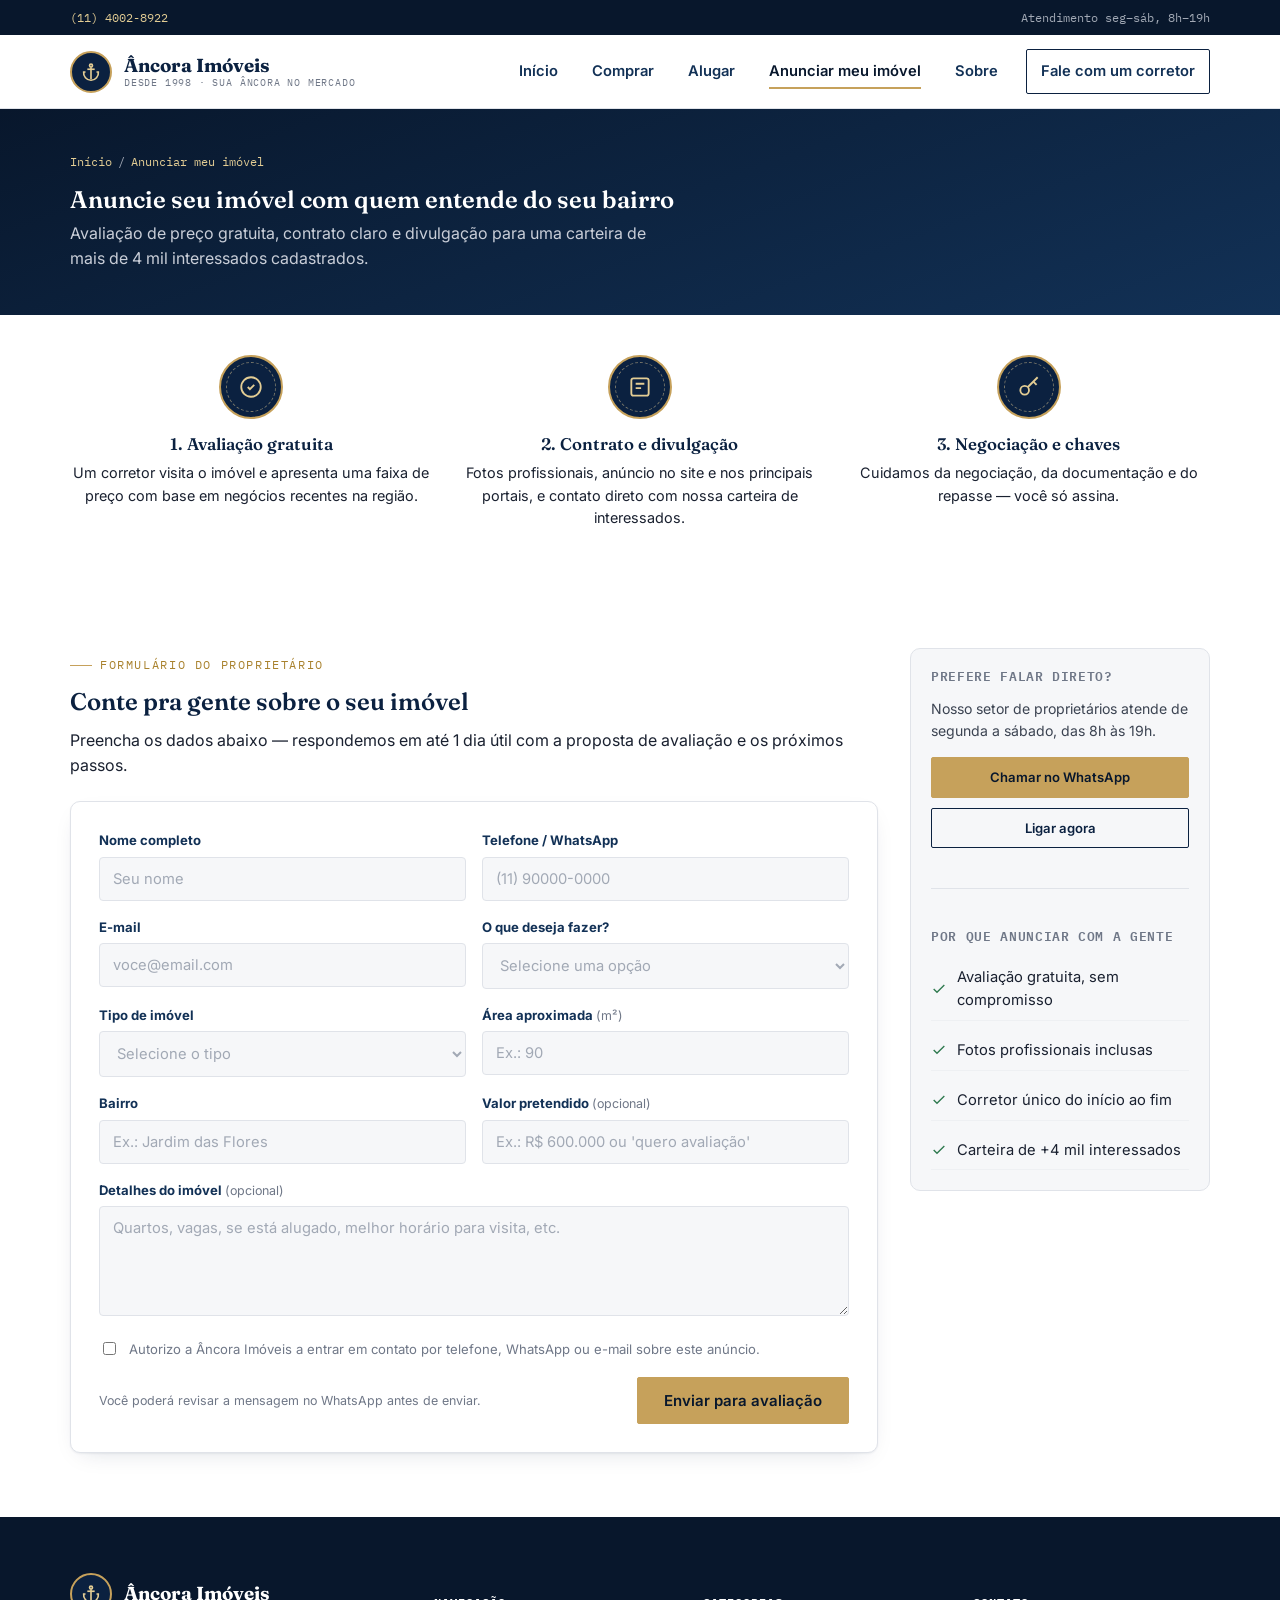
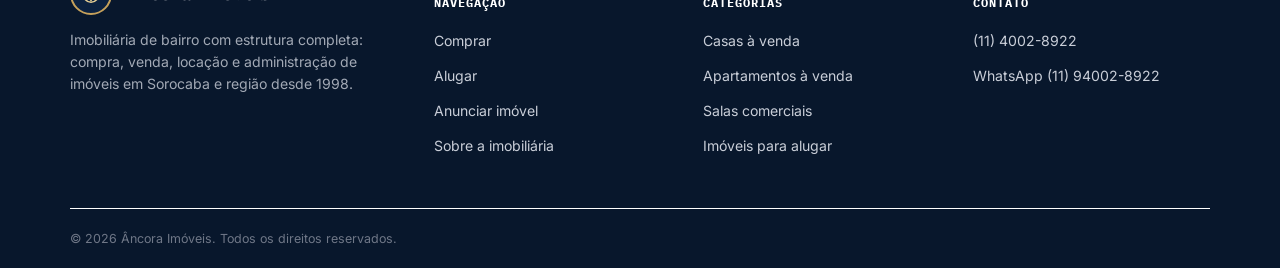
<file: html/anunciar.html>
<!DOCTYPE html>
<html lang="pt-BR">
<head>
<meta charset="UTF-8">
<meta name="viewport" content="width=device-width, initial-scale=1.0">
<title>Anuncie seu imóvel — Âncora Imóveis</title>
<meta name="description" content="Avaliação gratuita e resposta em até 1 dia útil. Anuncie seu imóvel para venda ou locação com a Âncora Imóveis.">
<link rel="preconnect" href="https://fonts.googleapis.com">
<link href="https://fonts.googleapis.com/css2?family=Fraunces:wght@500;600;700&family=Inter:wght@400;500;600;700&family=IBM+Plex+Mono:wght@500;600&display=swap" rel="stylesheet">
<link rel="stylesheet" href="../css/style.css">
</head>
<body>
<a class="skip-link" href="#conteudo">Pular para o conteúdo</a>

<div class="topbar">
  <div class="container">
    <div class="topbar__links"><a href="tel:+551140028922">(11) 4002-8922</a></div>
    <div class="topbar__seal">Atendimento seg–sáb, 8h–19h</div>
  </div>
</div>

<header class="header">
  <div class="container">
    <a href="index.html" class="brand">
      <span class="brand__mark"><svg viewBox="0 0 24 24" fill="none" stroke="currentColor" stroke-width="1.8" style="color:#e3cd94"><circle cx="12" cy="5" r="1.6"/><path d="M12 7v13"/><path d="M6 12H4a8 8 0 0 0 8 9 8 8 0 0 0 8-9h-2"/><path d="M8 9h8"/></svg></span>
      <span class="brand__text"><span class="brand__name">Âncora Imóveis</span><span class="brand__tag">Desde 1998 · sua âncora no mercado</span></span>
    </a>
    <input type="checkbox" id="nav-toggle" class="nav-toggle" aria-label="Menu de navegação" aria-controls="nav-principal">
    <nav id="nav-principal" class="nav" aria-label="Navegação principal">
      <a href="index.html">Início</a>
      <a href="comprar.html">Comprar</a>
      <a href="alugar.html">Alugar</a>
      <a href="anunciar.html" class="is-active" aria-current="page">Anunciar meu imóvel</a>
      <a href="sobre.html">Sobre</a>
      <a href="anunciar.html#contato" class="btn btn-outline-navy btn-sm">Fale com um corretor</a>
    </nav>
    <label for="nav-toggle" class="nav-toggle-btn" aria-hidden="true"><svg viewBox="0 0 24 24" fill="none" stroke="currentColor" stroke-width="2" stroke-linecap="round"><path d="M4 7h16M4 12h16M4 17h16"/></svg></label>
  </div>
</header>

<main id="conteudo" tabindex="-1">

<section class="page-hero">
  <div class="container">
    <div class="breadcrumb"><a href="index.html">Início</a><span>/</span>Anunciar meu imóvel</div>
    <h1>Anuncie seu imóvel com quem entende do seu bairro</h1>
    <p>Avaliação de preço gratuita, contrato claro e divulgação para uma carteira de mais de 4 mil interessados cadastrados.</p>
  </div>
</section>

<section class="section--tight">
  <div class="container">
    <div class="grid grid--3">
      <div style="text-align:center">
        <div class="seal" style="margin:0 auto 16px"><svg viewBox="0 0 24 24" fill="none" stroke="currentColor" stroke-width="1.7"><path d="M9 12l2 2 4-4"/><circle cx="12" cy="12" r="9"/></svg></div>
        <h3 style="font-size:1.05rem">1. Avaliação gratuita</h3>
        <p style="font-size:.9rem">Um corretor visita o imóvel e apresenta uma faixa de preço com base em negócios recentes na região.</p>
      </div>
      <div style="text-align:center">
        <div class="seal" style="margin:0 auto 16px"><svg viewBox="0 0 24 24" fill="none" stroke="currentColor" stroke-width="1.7"><rect x="4" y="4" width="16" height="16" rx="2"/><path d="M8 9h8M8 13h5"/></svg></div>
        <h3 style="font-size:1.05rem">2. Contrato e divulgação</h3>
        <p style="font-size:.9rem">Fotos profissionais, anúncio no site e nos principais portais, e contato direto com nossa carteira de interessados.</p>
      </div>
      <div style="text-align:center">
        <div class="seal" style="margin:0 auto 16px"><svg viewBox="0 0 24 24" fill="none" stroke="currentColor" stroke-width="1.7"><circle cx="8" cy="15" r="4"/><path d="M11 12 20 3"/><path d="M16 7l3 3"/></svg></div>
        <h3 style="font-size:1.05rem">3. Negociação e chaves</h3>
        <p style="font-size:.9rem">Cuidamos da negociação, da documentação e do repasse — você só assina.</p>
      </div>
    </div>
  </div>
</section>

<section class="section" id="contato">
  <div class="container">
    <div class="listing listing--reverse">
      <div>
        <span class="eyebrow">Formulário do proprietário</span>
        <h2>Conte pra gente sobre o seu imóvel</h2>
        <p>Preencha os dados abaixo — respondemos em até 1 dia útil com a proposta de avaliação e os próximos passos.</p>

        <div class="form-card" style="margin-top:24px">
          <noscript><p>Para enviar seus dados, <a href="https://wa.me/5511940028922">fale com a imobiliária pelo WhatsApp</a>.</p></noscript>
          <form class="js-lead-form" hidden data-intro="Novo imóvel para avaliação — formulário do site">
            <div class="form-row form-row--2">
              <div class="field">
                <label for="p-nome">Nome completo</label>
                <input type="text" id="p-nome" name="nome" autocomplete="name" placeholder="Seu nome" required>
              </div>
              <div class="field">
                <label for="p-tel">Telefone / WhatsApp</label>
                <input type="tel" id="p-tel" name="telefone" autocomplete="tel" placeholder="(11) 90000-0000" required>
              </div>
            </div>

            <div class="form-row form-row--2">
              <div class="field">
                <label for="p-email">E-mail</label>
                <input type="email" id="p-email" name="email" autocomplete="email" placeholder="voce@email.com" required>
              </div>
              <div class="field">
                <label for="p-finalidade">O que deseja fazer?</label>
                <select id="p-finalidade" name="finalidade" required>
                  <option value="" disabled selected hidden>Selecione uma opção</option>
                  <option>Vender</option>
                  <option>Alugar</option>
                  <option>Ainda não sei / quero avaliar</option>
                </select>
              </div>
            </div>

            <div class="form-row form-row--2">
              <div class="field">
                <label for="p-tipo">Tipo de imóvel</label>
                <select id="p-tipo" name="tipo" required>
                  <option value="" disabled selected hidden>Selecione o tipo</option>
                  <option>Casa</option>
                  <option>Apartamento</option>
                  <option>Comercial</option>
                  <option>Terreno</option>
                </select>
              </div>
              <div class="field">
                <label for="p-area">Área aproximada <span class="hint">(m²)</span></label>
                <input type="number" id="p-area" name="area" placeholder="Ex.: 90" min="1">
              </div>
            </div>

            <div class="form-row form-row--2">
              <div class="field">
                <label for="p-bairro">Bairro</label>
                <input type="text" id="p-bairro" name="bairro" placeholder="Ex.: Jardim das Flores" required>
              </div>
              <div class="field">
                <label for="p-valor">Valor pretendido <span class="hint">(opcional)</span></label>
                <input type="text" id="p-valor" name="valor" placeholder="Ex.: R$ 600.000 ou 'quero avaliação'">
              </div>
            </div>

            <div class="field" style="margin-bottom:16px">
              <label for="p-msg">Detalhes do imóvel <span class="hint">(opcional)</span></label>
              <textarea maxlength="600" id="p-msg" name="mensagem" placeholder="Quartos, vagas, se está alugado, melhor horário para visita, etc."></textarea>
            </div>

            <div class="consent">
              <input type="checkbox" id="p-consent" required>
              <label for="p-consent">Autorizo a Âncora Imóveis a entrar em contato por telefone, WhatsApp ou e-mail sobre este anúncio.</label>
            </div>

            <div class="form-foot">
              <small>Você poderá revisar a mensagem no WhatsApp antes de enviar.</small>
              <button type="submit" class="btn btn-primary">Enviar para avaliação</button>
            </div>
            <p class="lead-status" hidden>Revise e envie a mensagem no WhatsApp. <a target="_blank" rel="noopener">Abrir a mensagem preparada</a></p>
          </form>
        </div>
      </div>

      <aside>
        <div class="filterbox">
          <h4>Prefere falar direto?</h4>
          <p style="font-size:.88rem;color:var(--gray-700);margin-bottom:16px">Nosso setor de proprietários atende de segunda a sábado, das 8h às 19h.</p>
          <a href="https://wa.me/5511940028922" class="btn btn-primary btn-block btn-sm" style="margin-bottom:10px">Chamar no WhatsApp</a>
          <a href="tel:+551140028922" class="btn btn-outline-navy btn-block btn-sm">Ligar agora</a>

          <div class="divider"></div>

          <h4>Por que anunciar com a gente</h4>
          <ul class="feature-list" style="grid-template-columns:1fr">
            <li><svg viewBox="0 0 24 24" fill="none" stroke="currentColor" stroke-width="2"><path d="M20 6 9 17l-5-5"/></svg> Avaliação gratuita, sem compromisso</li>
            <li><svg viewBox="0 0 24 24" fill="none" stroke="currentColor" stroke-width="2"><path d="M20 6 9 17l-5-5"/></svg> Fotos profissionais inclusas</li>
            <li><svg viewBox="0 0 24 24" fill="none" stroke="currentColor" stroke-width="2"><path d="M20 6 9 17l-5-5"/></svg> Corretor único do início ao fim</li>
            <li><svg viewBox="0 0 24 24" fill="none" stroke="currentColor" stroke-width="2"><path d="M20 6 9 17l-5-5"/></svg> Carteira de +4 mil interessados</li>
          </ul>
        </div>
      </aside>
    </div>
  </div>
</section>

</main>

<footer class="footer">
  <div class="container">
    <div class="footer__grid">
      <div class="footer__brand">
        <a href="index.html" class="brand" style="margin-bottom:14px;display:flex">
          <span class="brand__mark"><svg viewBox="0 0 24 24" fill="none" stroke="currentColor" stroke-width="1.8" style="color:#e3cd94"><circle cx="12" cy="5" r="1.6"/><path d="M12 7v13"/><path d="M6 12H4a8 8 0 0 0 8 9 8 8 0 0 0 8-9h-2"/><path d="M8 9h8"/></svg></span>
          <span class="brand__text"><span class="brand__name">Âncora Imóveis</span></span>
        </a>
        <p>Imobiliária de bairro com estrutura completa: compra, venda, locação e administração de imóveis em Sorocaba e região desde 1998.</p>
      </div>
      <div><h5>Navegação</h5><ul><li><a href="comprar.html">Comprar</a></li><li><a href="alugar.html">Alugar</a></li><li><a href="anunciar.html">Anunciar imóvel</a></li><li><a href="sobre.html">Sobre a imobiliária</a></li></ul></div>
      <div><h5>Categorias</h5><ul><li><a href="comprar.html#cat-casa">Casas à venda</a></li><li><a href="comprar.html#cat-apto">Apartamentos à venda</a></li><li><a href="comprar.html#cat-comercial">Salas comerciais</a></li><li><a href="alugar.html">Imóveis para alugar</a></li></ul></div>
      <div><h5>Contato</h5><ul><li><a href="tel:+551140028922">(11) 4002-8922</a></li><li><a href="https://wa.me/5511940028922">WhatsApp (11) 94002-8922</a></li></ul></div>
    </div>
    <div class="footer__bottom"><span>© 2026 Âncora Imóveis. Todos os direitos reservados.</span></div>
  </div>
</footer>

<script src="../script/main.js"></script>
</body>
</html>
</file>
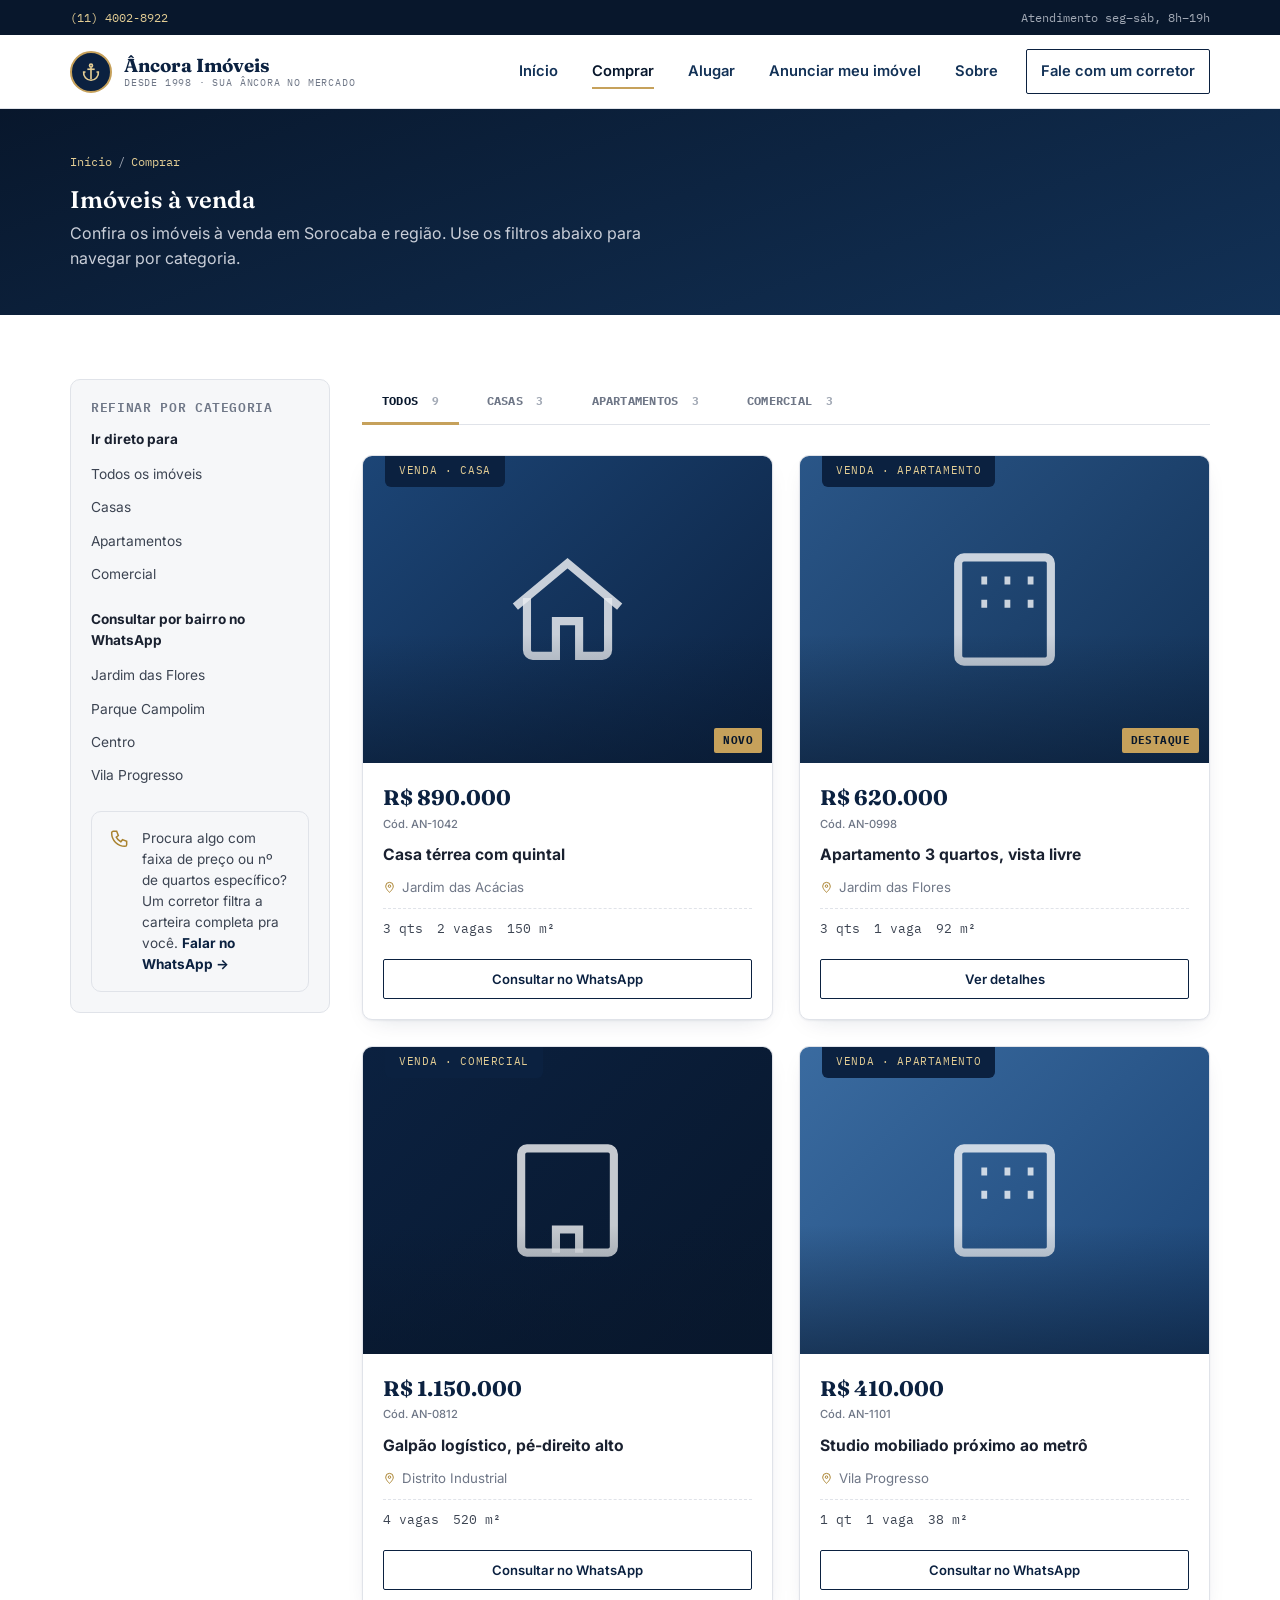
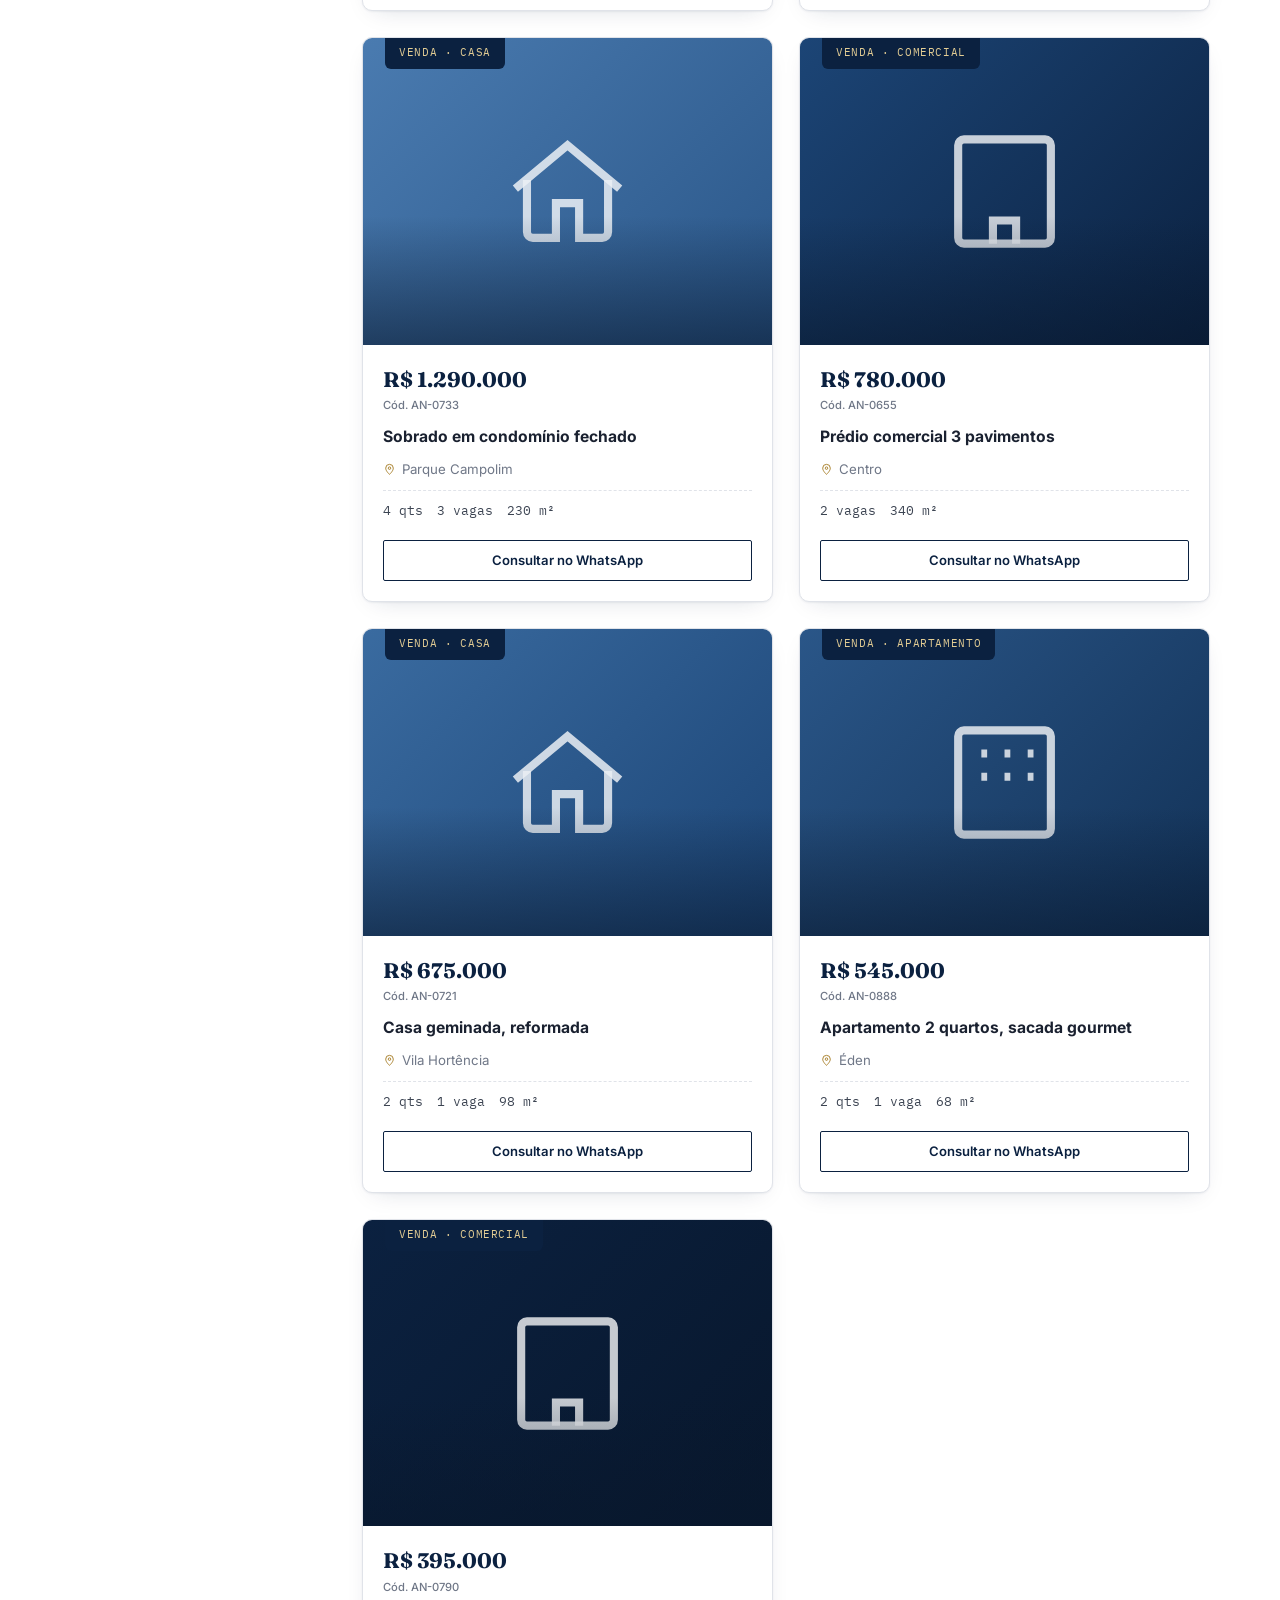
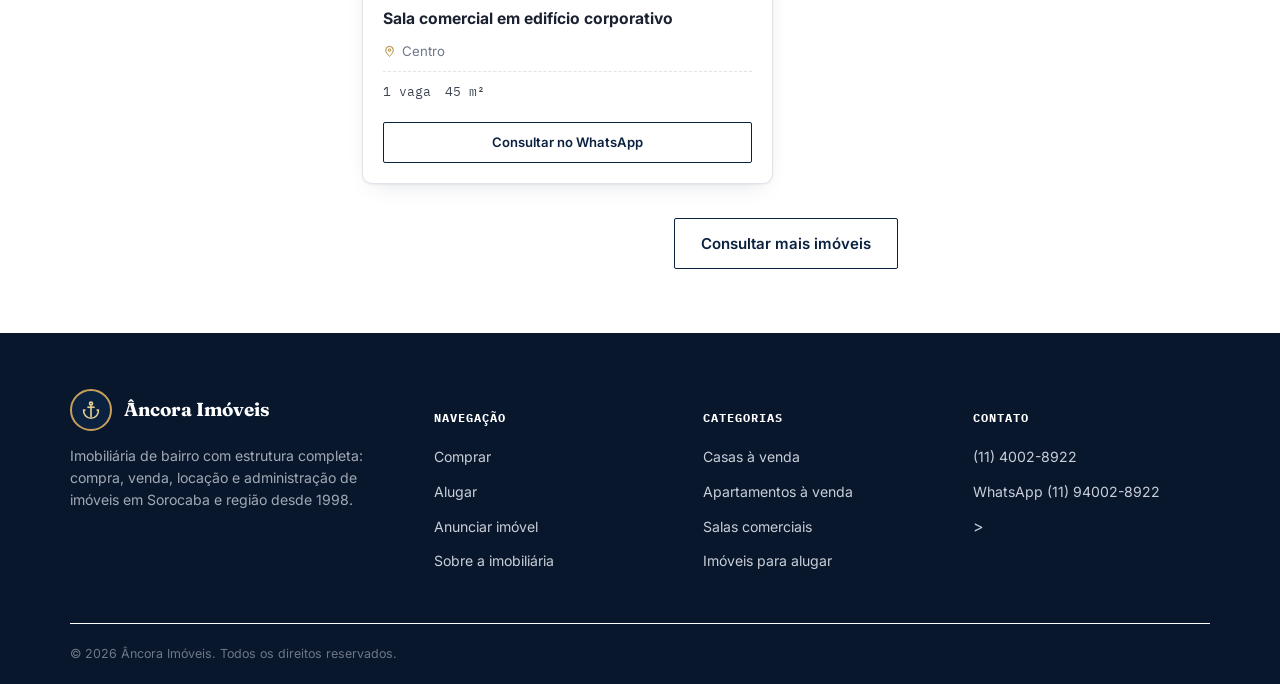
<file: html/comprar.html>
<!DOCTYPE html>
<html lang="pt-BR">
<head>
<meta charset="UTF-8">
<meta name="viewport" content="width=device-width, initial-scale=1.0">
<title>Imóveis à venda — Âncora Imóveis</title>
<meta name="description" content="Casas, apartamentos e salas comerciais à venda em Sorocaba e região. Filtre por categoria sem sair da página.">
<link rel="preconnect" href="https://fonts.googleapis.com">
<link href="https://fonts.googleapis.com/css2?family=Fraunces:wght@500;600;700&family=Inter:wght@400;500;600;700&family=IBM+Plex+Mono:wght@500;600&display=swap" rel="stylesheet">
<link rel="stylesheet" href="../css/style.css">
</head>
<body>
<a class="skip-link" href="#conteudo">Pular para o conteúdo</a>

<div class="topbar">
  <div class="container">
    <div class="topbar__links"><a href="tel:+551140028922">(11) 4002-8922</a></div>
    <div class="topbar__seal">Atendimento seg–sáb, 8h–19h</div>
  </div>
</div>

<header class="header">
  <div class="container">
    <a href="index.html" class="brand">
      <span class="brand__mark"><svg viewBox="0 0 24 24" fill="none" stroke="currentColor" stroke-width="1.8" style="color:#e3cd94"><circle cx="12" cy="5" r="1.6"/><path d="M12 7v13"/><path d="M6 12H4a8 8 0 0 0 8 9 8 8 0 0 0 8-9h-2"/><path d="M8 9h8"/></svg></span>
      <span class="brand__text"><span class="brand__name">Âncora Imóveis</span><span class="brand__tag">Desde 1998 · sua âncora no mercado</span></span>
    </a>
    <input type="checkbox" id="nav-toggle" class="nav-toggle" aria-label="Menu de navegação" aria-controls="nav-principal">
    <nav id="nav-principal" class="nav" aria-label="Navegação principal">
      <a href="index.html">Início</a>
      <a href="comprar.html" class="is-active" aria-current="page">Comprar</a>
      <a href="alugar.html">Alugar</a>
      <a href="anunciar.html">Anunciar meu imóvel</a>
      <a href="sobre.html">Sobre</a>
      <a href="anunciar.html#contato" class="btn btn-outline-navy btn-sm">Fale com um corretor</a>
    </nav>
    <label for="nav-toggle" class="nav-toggle-btn" aria-hidden="true"><svg viewBox="0 0 24 24" fill="none" stroke="currentColor" stroke-width="2" stroke-linecap="round"><path d="M4 7h16M4 12h16M4 17h16"/></svg></label>
  </div>
</header>

<main id="conteudo" tabindex="-1">

<section class="page-hero">
  <div class="container">
    <div class="breadcrumb"><a href="index.html">Início</a><span>/</span>Comprar</div>
    <h1>Imóveis à venda</h1>
    <p>Confira os imóveis à venda em Sorocaba e região. Use os filtros abaixo para navegar por categoria.</p>
  </div>
</section>

<section class="section">
  <div class="container">
    <div class="listing">

      <aside>
        <div class="filterbox">
          <h4>Refinar por categoria</h4>
          <nav class="filterbox__group" aria-label="Ir direto para">
            <h5>Ir direto para</h5>
            <ul>
              <li><a href="#cat-todos">Todos os imóveis</a></li>
              <li><a href="#cat-casa">Casas</a></li>
              <li><a href="#cat-apto">Apartamentos</a></li>
              <li><a href="#cat-comercial">Comercial</a></li>
            </ul>
          </nav>

          <nav class="filterbox__group" aria-label="Consultar por bairro no WhatsApp">
            <h5>Consultar por bairro no WhatsApp</h5>
            <ul>
              <li><a href="https://wa.me/5511940028922?text=Ol%C3%A1!%20Tenho%20interesse%20em%20im%C3%B3veis%20no%20bairro%20Jardim%20das%20Flores." target="_blank" rel="noopener">Jardim das Flores</a></li>
              <li><a href="https://wa.me/5511940028922?text=Ol%C3%A1!%20Tenho%20interesse%20em%20im%C3%B3veis%20no%20bairro%20Parque%20Campolim." target="_blank" rel="noopener">Parque Campolim</a></li>
              <li><a href="https://wa.me/5511940028922?text=Ol%C3%A1!%20Tenho%20interesse%20em%20im%C3%B3veis%20no%20Centro." target="_blank" rel="noopener">Centro</a></li>
              <li><a href="https://wa.me/5511940028922?text=Ol%C3%A1!%20Tenho%20interesse%20em%20im%C3%B3veis%20na%20Vila%20Progresso." target="_blank" rel="noopener">Vila Progresso</a></li>
            </ul>
          </nav>

          <div class="formnote">
            <svg viewBox="0 0 24 24" fill="none" stroke="currentColor" stroke-width="1.8"><path d="M4 4h4l2 5-2.5 2a12 12 0 0 0 5.5 5.5l2-2.5 5 2v4a2 2 0 0 1-2 2A16 16 0 0 1 2 6a2 2 0 0 1 2-2Z"/></svg>
            <div>Procura algo com faixa de preço ou nº de quartos específico? Um corretor filtra a carteira completa pra você. <a href="https://wa.me/5511940028922" style="color:var(--navy-900);font-weight:700">Falar no WhatsApp →</a></div>
          </div>
        </div>
      </aside>

      <div>
        <div class="tabs">
          <span id="cat-todos" class="target-hook"></span>
          <span id="cat-casa" class="target-hook"></span>
          <span id="cat-apto" class="target-hook"></span>
          <span id="cat-comercial" class="target-hook"></span>

          <div class="tabs__nav">
            <a href="#cat-todos">Todos <span class="tabs__count">9</span></a>
            <a href="#cat-casa">Casas <span class="tabs__count">3</span></a>
            <a href="#cat-apto">Apartamentos <span class="tabs__count">3</span></a>
            <a href="#cat-comercial">Comercial <span class="tabs__count">3</span></a>
          </div>

          <div class="grid grid--2 catalog">
            <article class="card" data-category="casa">
              <span class="card__tab">Venda · Casa</span>
              <div class="card__photo ph-1"><span class="card__status">Novo</span><svg viewBox="0 0 24 24" fill="none" stroke="currentColor" stroke-width="1.4"><path d="M3 11.5 12 4l9 7.5"/><path d="M5 10v9a1 1 0 0 0 1 1h4v-6h4v6h4a1 1 0 0 0 1-1v-9"/></svg></div>
              <div class="card__body">
                <div class="card__price">R$ 890.000 <small>Cód. AN-1042</small></div>
                <div class="card__title">Casa térrea com quintal</div>
                <div class="card__loc"><svg viewBox="0 0 24 24" fill="none" stroke="currentColor" stroke-width="1.8"><path d="M12 21s-7-6.1-7-11.5A7 7 0 0 1 19 9.5C19 14.9 12 21 12 21Z"/><circle cx="12" cy="9.5" r="2.3"/></svg> Jardim das Acácias</div>
                <div class="card__meta"><span>3 qts</span><span>2 vagas</span><span>150 m²</span></div>
              </div>
              <div class="card__cta"><a href="https://wa.me/5511940028922?text=Ol%C3%A1!%20Gostaria%20de%20saber%20mais%20sobre%20o%20im%C3%B3vel%20AN-1042." class="btn btn-outline-navy btn-block btn-sm" aria-label="Consultar no WhatsApp — Casa térrea com quintal (AN-1042)">Consultar no WhatsApp</a></div>
            </article>

            <article class="card" data-category="apto">
              <span class="card__tab">Venda · Apartamento</span>
              <div class="card__photo ph-2"><span class="card__status">Destaque</span><svg viewBox="0 0 24 24" fill="none" stroke="currentColor" stroke-width="1.4"><rect x="4" y="3" width="16" height="18" rx="1"/><path d="M8 7h1M12 7h1M16 7h1M8 11h1M12 11h1M16 11h1"/></svg></div>
              <div class="card__body">
                <div class="card__price">R$ 620.000 <small>Cód. AN-0998</small></div>
                <div class="card__title">Apartamento 3 quartos, vista livre</div>
                <div class="card__loc"><svg viewBox="0 0 24 24" fill="none" stroke="currentColor" stroke-width="1.8"><path d="M12 21s-7-6.1-7-11.5A7 7 0 0 1 19 9.5C19 14.9 12 21 12 21Z"/><circle cx="12" cy="9.5" r="2.3"/></svg> Jardim das Flores</div>
                <div class="card__meta"><span>3 qts</span><span>1 vaga</span><span>92 m²</span></div>
              </div>
              <div class="card__cta"><a href="imovel.html" class="btn btn-outline-navy btn-block btn-sm" aria-label="Ver detalhes — Apartamento 3 quartos, vista livre (AN-0998)">Ver detalhes</a></div>
            </article>

            <article class="card" data-category="comercial">
              <span class="card__tab">Venda · Comercial</span>
              <div class="card__photo ph-4"><svg viewBox="0 0 24 24" fill="none" stroke="currentColor" stroke-width="1.4"><rect x="4" y="3" width="16" height="18" rx="1"/><path d="M10 21v-4h4v4"/></svg></div>
              <div class="card__body">
                <div class="card__price">R$ 1.150.000 <small>Cód. AN-0812</small></div>
                <div class="card__title">Galpão logístico, pé-direito alto</div>
                <div class="card__loc"><svg viewBox="0 0 24 24" fill="none" stroke="currentColor" stroke-width="1.8"><path d="M12 21s-7-6.1-7-11.5A7 7 0 0 1 19 9.5C19 14.9 12 21 12 21Z"/><circle cx="12" cy="9.5" r="2.3"/></svg> Distrito Industrial</div>
                <div class="card__meta"><span>4 vagas</span><span>520 m²</span></div>
              </div>
              <div class="card__cta"><a href="https://wa.me/5511940028922?text=Ol%C3%A1!%20Gostaria%20de%20saber%20mais%20sobre%20o%20im%C3%B3vel%20AN-0812." class="btn btn-outline-navy btn-block btn-sm" aria-label="Consultar no WhatsApp — Galpão logístico, pé-direito alto (AN-0812)">Consultar no WhatsApp</a></div>
            </article>

            <article class="card" data-category="apto">
              <span class="card__tab">Venda · Apartamento</span>
              <div class="card__photo ph-3"><svg viewBox="0 0 24 24" fill="none" stroke="currentColor" stroke-width="1.4"><rect x="4" y="3" width="16" height="18" rx="1"/><path d="M8 7h1M12 7h1M16 7h1M8 11h1M12 11h1M16 11h1"/></svg></div>
              <div class="card__body">
                <div class="card__price">R$ 410.000 <small>Cód. AN-1101</small></div>
                <div class="card__title">Studio mobiliado próximo ao metrô</div>
                <div class="card__loc"><svg viewBox="0 0 24 24" fill="none" stroke="currentColor" stroke-width="1.8"><path d="M12 21s-7-6.1-7-11.5A7 7 0 0 1 19 9.5C19 14.9 12 21 12 21Z"/><circle cx="12" cy="9.5" r="2.3"/></svg> Vila Progresso</div>
                <div class="card__meta"><span>1 qt</span><span>1 vaga</span><span>38 m²</span></div>
              </div>
              <div class="card__cta"><a href="https://wa.me/5511940028922?text=Ol%C3%A1!%20Gostaria%20de%20saber%20mais%20sobre%20o%20im%C3%B3vel%20AN-1101." class="btn btn-outline-navy btn-block btn-sm" aria-label="Consultar no WhatsApp — Studio mobiliado próximo ao metrô (AN-1101)">Consultar no WhatsApp</a></div>
            </article>

            <article class="card" data-category="casa">
              <span class="card__tab">Venda · Casa</span>
              <div class="card__photo ph-5"><svg viewBox="0 0 24 24" fill="none" stroke="currentColor" stroke-width="1.4"><path d="M3 11.5 12 4l9 7.5"/><path d="M5 10v9a1 1 0 0 0 1 1h4v-6h4v6h4a1 1 0 0 0 1-1v-9"/></svg></div>
              <div class="card__body">
                <div class="card__price">R$ 1.290.000 <small>Cód. AN-0733</small></div>
                <div class="card__title">Sobrado em condomínio fechado</div>
                <div class="card__loc"><svg viewBox="0 0 24 24" fill="none" stroke="currentColor" stroke-width="1.8"><path d="M12 21s-7-6.1-7-11.5A7 7 0 0 1 19 9.5C19 14.9 12 21 12 21Z"/><circle cx="12" cy="9.5" r="2.3"/></svg> Parque Campolim</div>
                <div class="card__meta"><span>4 qts</span><span>3 vagas</span><span>230 m²</span></div>
              </div>
              <div class="card__cta"><a href="https://wa.me/5511940028922?text=Ol%C3%A1!%20Gostaria%20de%20saber%20mais%20sobre%20o%20im%C3%B3vel%20AN-0733." class="btn btn-outline-navy btn-block btn-sm" aria-label="Consultar no WhatsApp — Sobrado em condomínio fechado (AN-0733)">Consultar no WhatsApp</a></div>
            </article>

            <article class="card" data-category="comercial">
              <span class="card__tab">Venda · Comercial</span>
              <div class="card__photo ph-1"><svg viewBox="0 0 24 24" fill="none" stroke="currentColor" stroke-width="1.4"><rect x="4" y="3" width="16" height="18" rx="1"/><path d="M10 21v-4h4v4"/></svg></div>
              <div class="card__body">
                <div class="card__price">R$ 780.000 <small>Cód. AN-0655</small></div>
                <div class="card__title">Prédio comercial 3 pavimentos</div>
                <div class="card__loc"><svg viewBox="0 0 24 24" fill="none" stroke="currentColor" stroke-width="1.8"><path d="M12 21s-7-6.1-7-11.5A7 7 0 0 1 19 9.5C19 14.9 12 21 12 21Z"/><circle cx="12" cy="9.5" r="2.3"/></svg> Centro</div>
                <div class="card__meta"><span>2 vagas</span><span>340 m²</span></div>
              </div>
              <div class="card__cta"><a href="https://wa.me/5511940028922?text=Ol%C3%A1!%20Gostaria%20de%20saber%20mais%20sobre%20o%20im%C3%B3vel%20AN-0655." class="btn btn-outline-navy btn-block btn-sm" aria-label="Consultar no WhatsApp — Prédio comercial 3 pavimentos (AN-0655)">Consultar no WhatsApp</a></div>
            </article>

            <article class="card" data-category="casa">
              <span class="card__tab">Venda · Casa</span>
              <div class="card__photo ph-3"><svg viewBox="0 0 24 24" fill="none" stroke="currentColor" stroke-width="1.4"><path d="M3 11.5 12 4l9 7.5"/><path d="M5 10v9a1 1 0 0 0 1 1h4v-6h4v6h4a1 1 0 0 0 1-1v-9"/></svg></div>
              <div class="card__body">
                <div class="card__price">R$ 675.000 <small>Cód. AN-0721</small></div>
                <div class="card__title">Casa geminada, reformada</div>
                <div class="card__loc"><svg viewBox="0 0 24 24" fill="none" stroke="currentColor" stroke-width="1.8"><path d="M12 21s-7-6.1-7-11.5A7 7 0 0 1 19 9.5C19 14.9 12 21 12 21Z"/><circle cx="12" cy="9.5" r="2.3"/></svg> Vila Hortência</div>
                <div class="card__meta"><span>2 qts</span><span>1 vaga</span><span>98 m²</span></div>
              </div>
              <div class="card__cta"><a href="https://wa.me/5511940028922?text=Ol%C3%A1!%20Gostaria%20de%20saber%20mais%20sobre%20o%20im%C3%B3vel%20AN-0721." class="btn btn-outline-navy btn-block btn-sm" aria-label="Consultar no WhatsApp — Casa geminada, reformada (AN-0721)">Consultar no WhatsApp</a></div>
            </article>

            <article class="card" data-category="apto">
              <span class="card__tab">Venda · Apartamento</span>
              <div class="card__photo ph-2"><svg viewBox="0 0 24 24" fill="none" stroke="currentColor" stroke-width="1.4"><rect x="4" y="3" width="16" height="18" rx="1"/><path d="M8 7h1M12 7h1M16 7h1M8 11h1M12 11h1M16 11h1"/></svg></div>
              <div class="card__body">
                <div class="card__price">R$ 545.000 <small>Cód. AN-0888</small></div>
                <div class="card__title">Apartamento 2 quartos, sacada gourmet</div>
                <div class="card__loc"><svg viewBox="0 0 24 24" fill="none" stroke="currentColor" stroke-width="1.8"><path d="M12 21s-7-6.1-7-11.5A7 7 0 0 1 19 9.5C19 14.9 12 21 12 21Z"/><circle cx="12" cy="9.5" r="2.3"/></svg> Éden</div>
                <div class="card__meta"><span>2 qts</span><span>1 vaga</span><span>68 m²</span></div>
              </div>
              <div class="card__cta"><a href="https://wa.me/5511940028922?text=Ol%C3%A1!%20Gostaria%20de%20saber%20mais%20sobre%20o%20im%C3%B3vel%20AN-0888." class="btn btn-outline-navy btn-block btn-sm" aria-label="Consultar no WhatsApp — Apartamento 2 quartos, sacada gourmet (AN-0888)">Consultar no WhatsApp</a></div>
            </article>

            <article class="card" data-category="comercial">
              <span class="card__tab">Venda · Comercial</span>
              <div class="card__photo ph-4"><svg viewBox="0 0 24 24" fill="none" stroke="currentColor" stroke-width="1.4"><rect x="4" y="3" width="16" height="18" rx="1"/><path d="M10 21v-4h4v4"/></svg></div>
              <div class="card__body">
                <div class="card__price">R$ 395.000 <small>Cód. AN-0790</small></div>
                <div class="card__title">Sala comercial em edifício corporativo</div>
                <div class="card__loc"><svg viewBox="0 0 24 24" fill="none" stroke="currentColor" stroke-width="1.8"><path d="M12 21s-7-6.1-7-11.5A7 7 0 0 1 19 9.5C19 14.9 12 21 12 21Z"/><circle cx="12" cy="9.5" r="2.3"/></svg> Centro</div>
                <div class="card__meta"><span>1 vaga</span><span>45 m²</span></div>
              </div>
              <div class="card__cta"><a href="https://wa.me/5511940028922?text=Ol%C3%A1!%20Gostaria%20de%20saber%20mais%20sobre%20o%20im%C3%B3vel%20AN-0790." class="btn btn-outline-navy btn-block btn-sm" aria-label="Consultar no WhatsApp — Sala comercial em edifício corporativo (AN-0790)">Consultar no WhatsApp</a></div>
            </article>
          </div>
          <p class="catalog__contact"><a href="https://wa.me/5511940028922" class="btn btn-outline-navy">Consultar mais imóveis</a></p>
        </div>
      </div>
    </div>
  </div>
</section>

</main>

<footer class="footer">
  <div class="container">
    <div class="footer__grid">
      <div class="footer__brand">
        <a href="index.html" class="brand" style="margin-bottom:14px;display:flex">
          <span class="brand__mark"><svg viewBox="0 0 24 24" fill="none" stroke="currentColor" stroke-width="1.8" style="color:#e3cd94"><circle cx="12" cy="5" r="1.6"/><path d="M12 7v13"/><path d="M6 12H4a8 8 0 0 0 8 9 8 8 0 0 0 8-9h-2"/><path d="M8 9h8"/></svg></span>
          <span class="brand__text"><span class="brand__name">Âncora Imóveis</span></span>
        </a>
        <p>Imobiliária de bairro com estrutura completa: compra, venda, locação e administração de imóveis em Sorocaba e região desde 1998.</p>
      </div>
      <div><h5>Navegação</h5><ul><li><a href="comprar.html">Comprar</a></li><li><a href="alugar.html">Alugar</a></li><li><a href="anunciar.html">Anunciar imóvel</a></li><li><a href="sobre.html">Sobre a imobiliária</a></li></ul></div>
      <div><h5>Categorias</h5><ul><li><a href="comprar.html#cat-casa">Casas à venda</a></li><li><a href="comprar.html#cat-apto">Apartamentos à venda</a></li><li><a href="comprar.html#cat-comercial">Salas comerciais</a></li><li><a href="alugar.html">Imóveis para alugar</a></li></ul></div>
      <div><h5>Contato</h5><ul><li><a href="tel:+551140028922">(11) 4002-8922</a></li><li><a href="https://wa.me/5511940028922">WhatsApp (11) 94002-8922</a></li>></ul></div>
    </div>
    <div class="footer__bottom"><span>© 2026 Âncora Imóveis. Todos os direitos reservados.</span></div>
  </div>
</footer>

<script src="../script/main.js"></script>
</body>
</html>
</file>
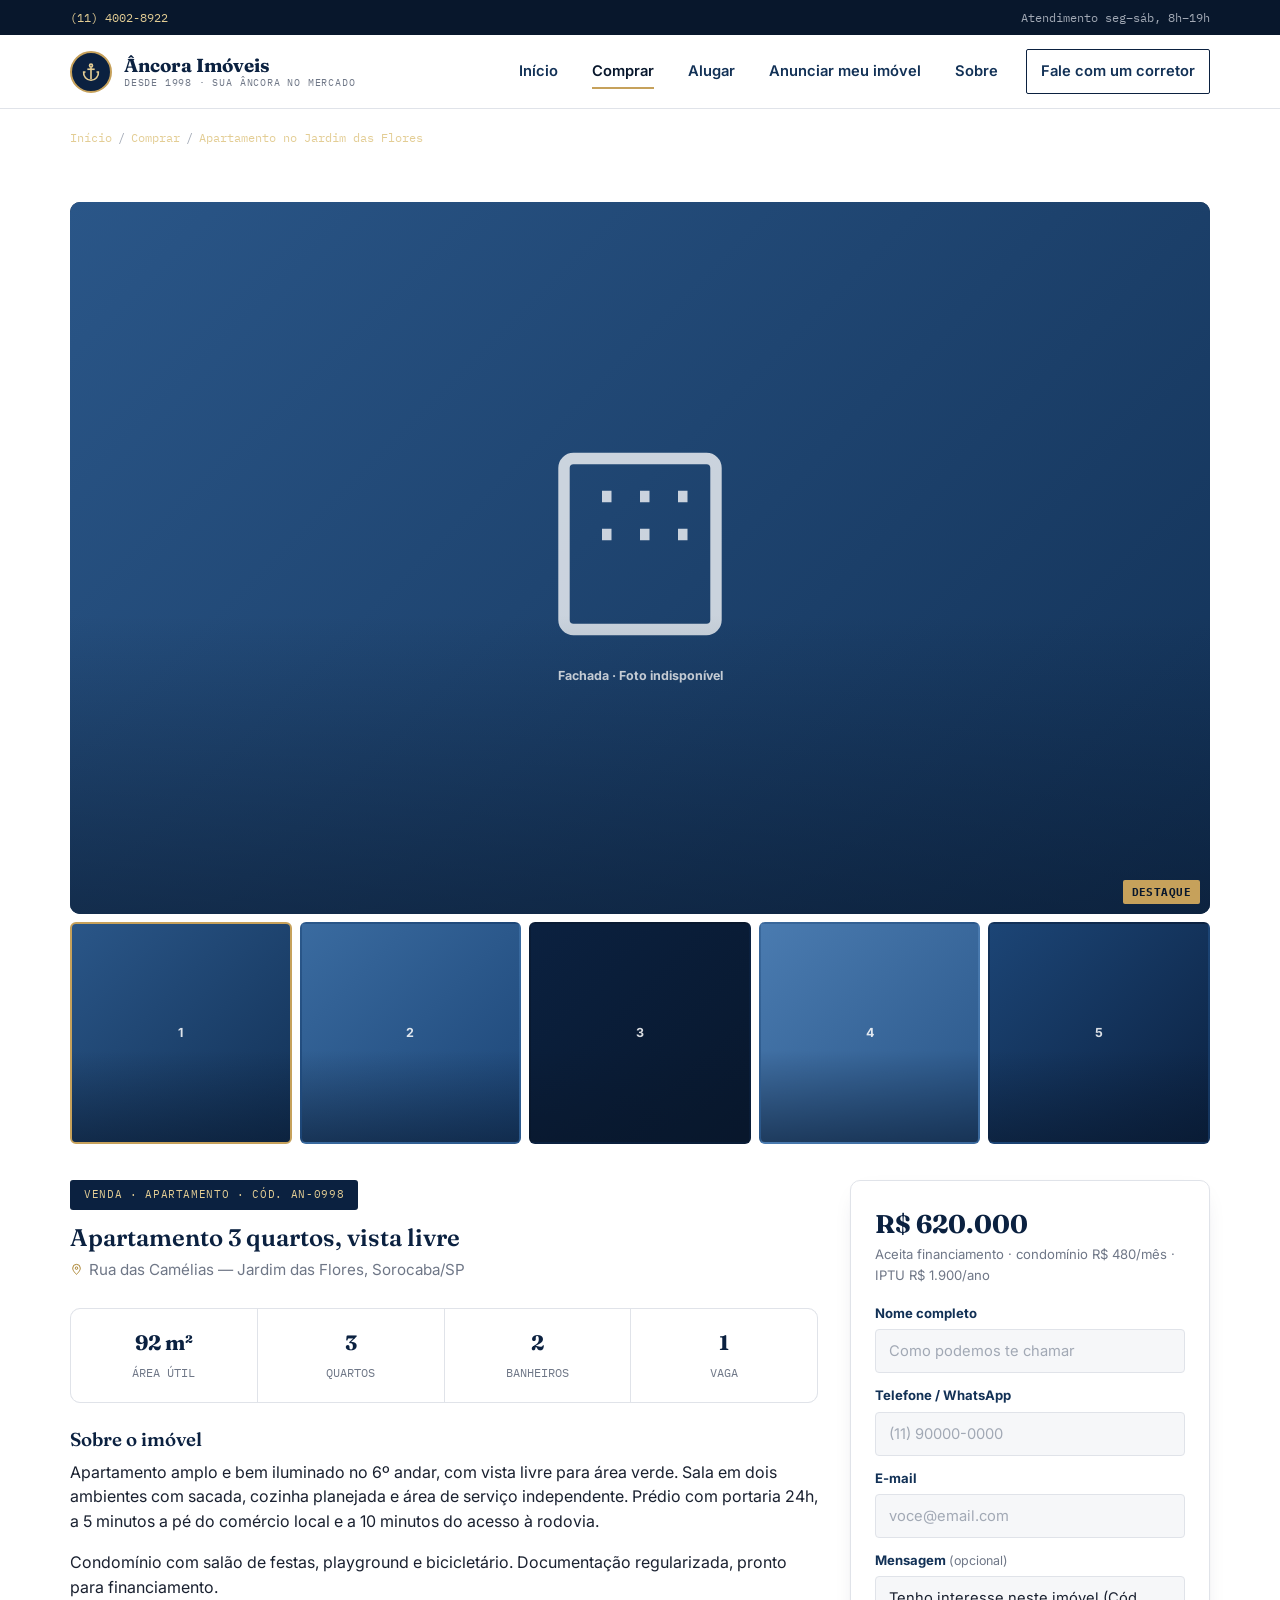
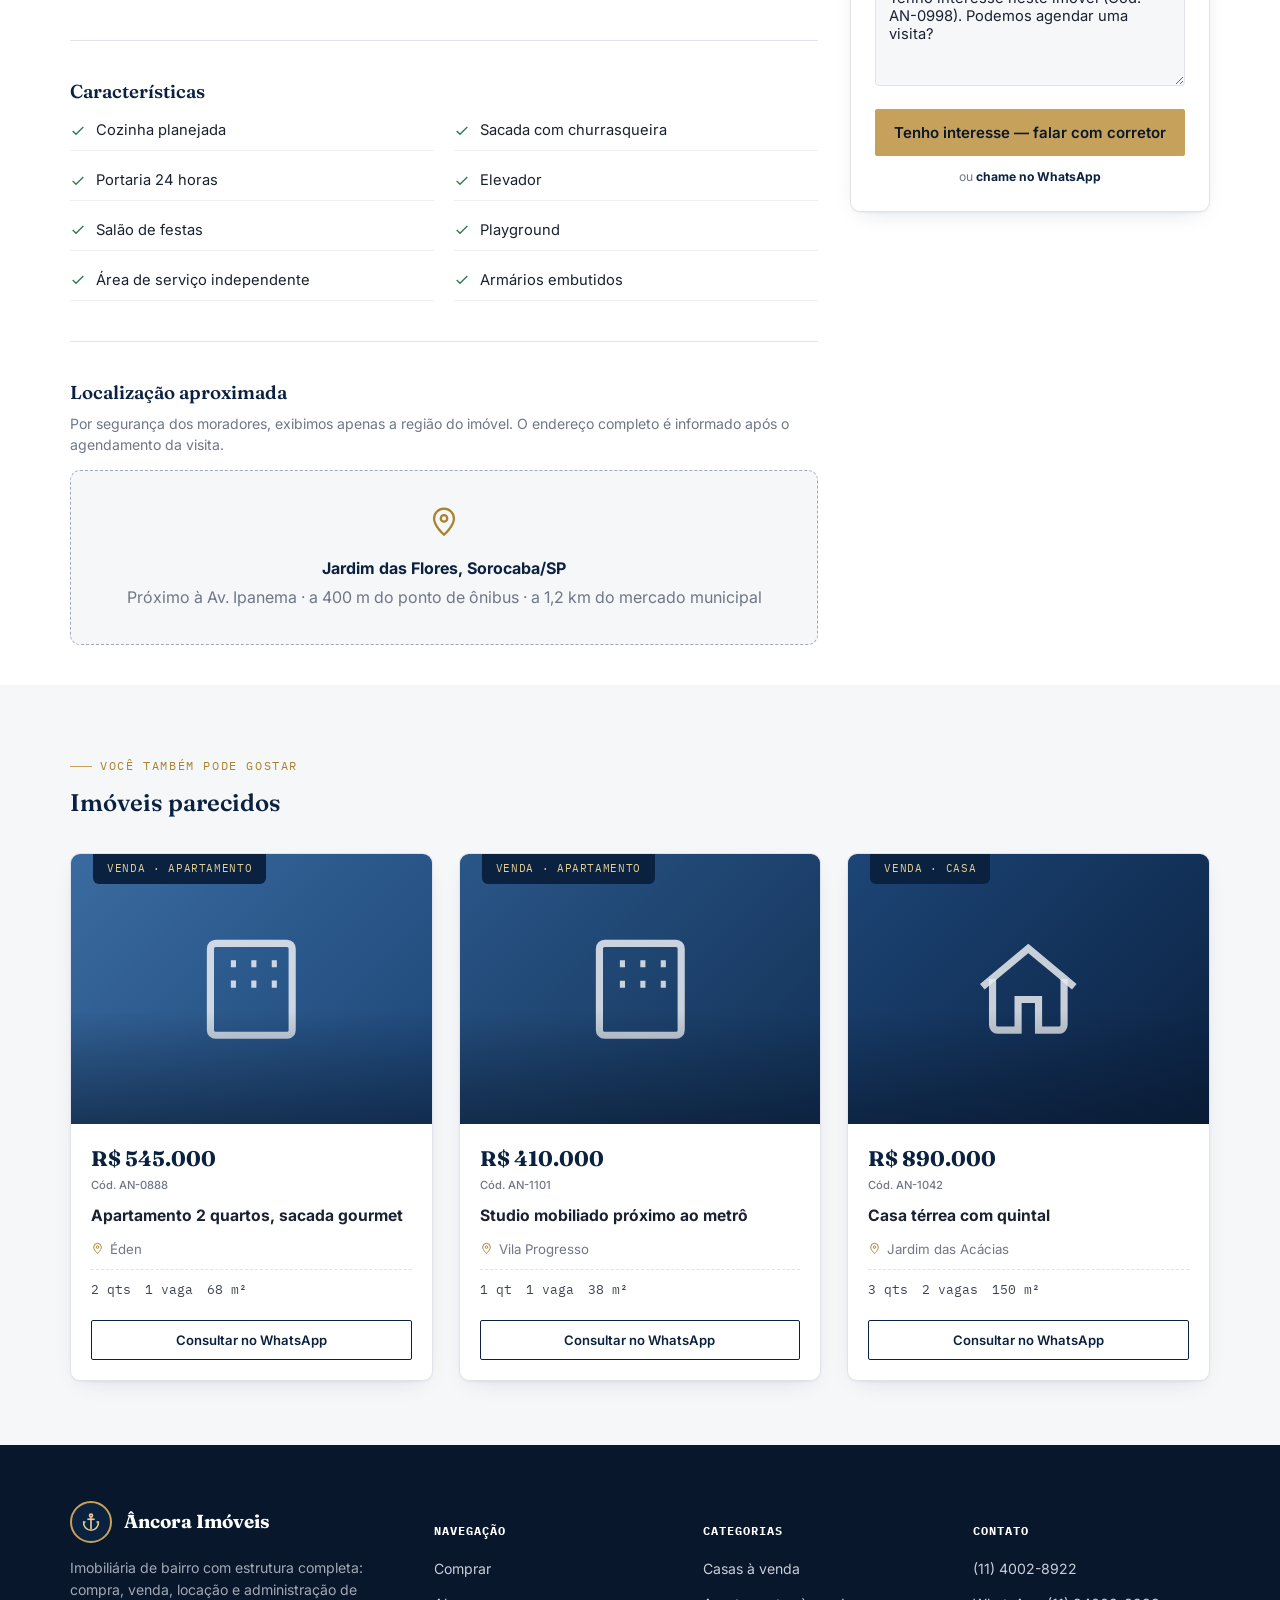
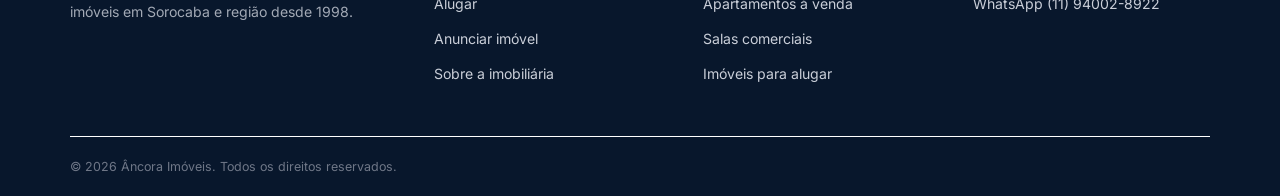
<file: html/imovel.html>
<!DOCTYPE html>
<html lang="pt-BR">
<head>
<meta charset="UTF-8">
<meta name="viewport" content="width=device-width, initial-scale=1.0">
<title>Apartamento 3 quartos, vista livre — Jardim das Flores | Âncora Imóveis</title>
<meta name="description" content="Apartamento de 92 m², 3 quartos e 1 vaga no Jardim das Flores, Sorocaba. Cód. AN-0998. Agende uma visita.">
<link rel="preconnect" href="https://fonts.googleapis.com">
<link href="https://fonts.googleapis.com/css2?family=Fraunces:wght@500;600;700&family=Inter:wght@400;500;600;700&family=IBM+Plex+Mono:wght@500;600&display=swap" rel="stylesheet">
<link rel="stylesheet" href="../css/style.css">
</head>
<body>
<a class="skip-link" href="#conteudo">Pular para o conteúdo</a>

<div class="topbar">
  <div class="container">
    <div class="topbar__links"><a href="tel:+551140028922">(11) 4002-8922</a></div>
    <div class="topbar__seal">Atendimento seg–sáb, 8h–19h</div>
  </div>
</div>

<header class="header">
  <div class="container">
    <a href="index.html" class="brand">
      <span class="brand__mark"><svg viewBox="0 0 24 24" fill="none" stroke="currentColor" stroke-width="1.8" style="color:#e3cd94"><circle cx="12" cy="5" r="1.6"/><path d="M12 7v13"/><path d="M6 12H4a8 8 0 0 0 8 9 8 8 0 0 0 8-9h-2"/><path d="M8 9h8"/></svg></span>
      <span class="brand__text"><span class="brand__name">Âncora Imóveis</span><span class="brand__tag">Desde 1998 · sua âncora no mercado</span></span>
    </a>
    <input type="checkbox" id="nav-toggle" class="nav-toggle" aria-label="Menu de navegação" aria-controls="nav-principal">
    <nav id="nav-principal" class="nav" aria-label="Navegação principal">
      <a href="index.html">Início</a>
      <a href="comprar.html" class="is-active" aria-current="location">Comprar</a>
      <a href="alugar.html">Alugar</a>
      <a href="anunciar.html">Anunciar meu imóvel</a>
      <a href="sobre.html">Sobre</a>
      <a href="anunciar.html#contato" class="btn btn-outline-navy btn-sm">Fale com um corretor</a>
    </nav>
    <label for="nav-toggle" class="nav-toggle-btn" aria-hidden="true"><svg viewBox="0 0 24 24" fill="none" stroke="currentColor" stroke-width="2" stroke-linecap="round"><path d="M4 7h16M4 12h16M4 17h16"/></svg></label>
  </div>
</header>

<main id="conteudo" tabindex="-1">

<div class="container" style="padding-top:20px">
  <div class="breadcrumb"><a href="index.html">Início</a><span>/</span><a href="comprar.html">Comprar</a><span>/</span>Apartamento no Jardim das Flores</div>
</div>

<section class="section--tight">
  <div class="container">

    <!-- Galeria (sem JavaScript: troca de foto via inputs radio) -->
    <div class="dgallery" role="group" aria-label="Galeria do imóvel">
      <input aria-label="Fachada" type="radio" name="dg" id="dg1" checked>
      <input aria-label="Sala" type="radio" name="dg" id="dg2">
      <input aria-label="Quarto" type="radio" name="dg" id="dg3">
      <input aria-label="Cozinha" type="radio" name="dg" id="dg4">
      <input aria-label="Banheiro" type="radio" name="dg" id="dg5">

      <div class="dgallery__main">
        <div class="dgallery__slide slide-1 card__photo ph-2"><span class="card__status">Destaque</span>
          <svg aria-hidden="true" viewBox="0 0 24 24" fill="none" stroke="currentColor" stroke-width="1.2" style="width:20%"><rect x="4" y="3" width="16" height="18" rx="1"/><path d="M8 7h1M12 7h1M16 7h1M8 11h1M12 11h1M16 11h1"/></svg>
          <span class="dgallery__placeholder">Fachada · Foto indisponível</span>
        </div>
        <div class="dgallery__slide slide-2 card__photo ph-3">
          <svg aria-hidden="true" viewBox="0 0 24 24" fill="none" stroke="currentColor" stroke-width="1.2" style="width:20%"><path d="M3 18v-6a2 2 0 0 1 2-2h14a2 2 0 0 1 2 2v6"/><path d="M3 18v2M21 18v2"/></svg>
          <span class="dgallery__placeholder">Sala · Foto indisponível</span>
        </div>
        <div class="dgallery__slide slide-3 card__photo ph-4">
          <svg aria-hidden="true" viewBox="0 0 24 24" fill="none" stroke="currentColor" stroke-width="1.2" style="width:20%"><rect x="4" y="12" width="16" height="6" rx="2"/></svg>
          <span class="dgallery__placeholder">Quarto · Foto indisponível</span>
        </div>
        <div class="dgallery__slide slide-4 card__photo ph-5">
          <svg aria-hidden="true" viewBox="0 0 24 24" fill="none" stroke="currentColor" stroke-width="1.2" style="width:20%"><path d="M4 12h16v3a4 4 0 0 1-4 4H8a4 4 0 0 1-4-4v-3Z"/><path d="M7 12V6a2 2 0 0 1 3-1.7"/></svg>
          <span class="dgallery__placeholder">Cozinha · Foto indisponível</span>
        </div>
        <div class="dgallery__slide slide-5 card__photo ph-1">
          <svg aria-hidden="true" viewBox="0 0 24 24" fill="none" stroke="currentColor" stroke-width="1.2" style="width:20%"><path d="M12 21s-7-6.1-7-11.5A7 7 0 0 1 19 9.5C19 14.9 12 21 12 21Z"/><circle cx="12" cy="9.5" r="2.3"/></svg>
          <span class="dgallery__placeholder">Banheiro · Foto indisponível</span>
        </div>
      </div>

      <div class="dgallery__thumbs">
        <label for="dg1" class="card__photo ph-2" style="border-radius:6px"><span aria-hidden="true">1</span></label>
        <label for="dg2" class="card__photo ph-3" style="border-radius:6px"><span aria-hidden="true">2</span></label>
        <label for="dg3" class="card__photo ph-4" style="border-radius:6px"><span aria-hidden="true">3</span></label>
        <label for="dg4" class="card__photo ph-5" style="border-radius:6px"><span aria-hidden="true">4</span></label>
        <label for="dg5" class="card__photo ph-1" style="border-radius:6px"><span aria-hidden="true">5</span></label>
      </div>
    </div>

    <div class="detail-layout" style="margin-top:36px">
      <div>

        <span class="card__tab" style="position:static;display:inline-block;border-radius:3px;margin-bottom:14px">Venda · Apartamento · Cód. AN-0998</span>
        <h1 style="margin-bottom:6px">Apartamento 3 quartos, vista livre</h1>
        <div class="card__loc" style="font-size:.95rem;margin-bottom:18px">
          <svg viewBox="0 0 24 24" fill="none" stroke="currentColor" stroke-width="1.8"><path d="M12 21s-7-6.1-7-11.5A7 7 0 0 1 19 9.5C19 14.9 12 21 12 21Z"/><circle cx="12" cy="9.5" r="2.3"/></svg>
          Rua das Camélias — Jardim das Flores, Sorocaba/SP
        </div>

        <div class="spec-grid">
          <div class="spec"><b>92 m²</b><span>Área útil</span></div>
          <div class="spec"><b>3</b><span>Quartos</span></div>
          <div class="spec"><b>2</b><span>Banheiros</span></div>
          <div class="spec"><b>1</b><span>Vaga</span></div>
        </div>

        <h3>Sobre o imóvel</h3>
        <p>Apartamento amplo e bem iluminado no 6º andar, com vista livre para área verde. Sala em dois ambientes com sacada, cozinha planejada e área de serviço independente. Prédio com portaria 24h, a 5 minutos a pé do comércio local e a 10 minutos do acesso à rodovia.</p>
        <p>Condomínio com salão de festas, playground e bicicletário. Documentação regularizada, pronto para financiamento.</p>

        <div class="divider"></div>

        <h3>Características</h3>
        <ul class="feature-list">
          <li><svg viewBox="0 0 24 24" fill="none" stroke="currentColor" stroke-width="2"><path d="M20 6 9 17l-5-5"/></svg> Cozinha planejada</li>
          <li><svg viewBox="0 0 24 24" fill="none" stroke="currentColor" stroke-width="2"><path d="M20 6 9 17l-5-5"/></svg> Sacada com churrasqueira</li>
          <li><svg viewBox="0 0 24 24" fill="none" stroke="currentColor" stroke-width="2"><path d="M20 6 9 17l-5-5"/></svg> Portaria 24 horas</li>
          <li><svg viewBox="0 0 24 24" fill="none" stroke="currentColor" stroke-width="2"><path d="M20 6 9 17l-5-5"/></svg> Elevador</li>
          <li><svg viewBox="0 0 24 24" fill="none" stroke="currentColor" stroke-width="2"><path d="M20 6 9 17l-5-5"/></svg> Salão de festas</li>
          <li><svg viewBox="0 0 24 24" fill="none" stroke="currentColor" stroke-width="2"><path d="M20 6 9 17l-5-5"/></svg> Playground</li>
          <li><svg viewBox="0 0 24 24" fill="none" stroke="currentColor" stroke-width="2"><path d="M20 6 9 17l-5-5"/></svg> Área de serviço independente</li>
          <li><svg viewBox="0 0 24 24" fill="none" stroke="currentColor" stroke-width="2"><path d="M20 6 9 17l-5-5"/></svg> Armários embutidos</li>
        </ul>

        <div class="divider"></div>

        <h3>Localização aproximada</h3>
        <p style="color:var(--gray-500);font-size:.88rem">Por segurança dos moradores, exibimos apenas a região do imóvel. O endereço completo é informado após o agendamento da visita.</p>
        <div class="map-approx">
          <svg viewBox="0 0 24 24" fill="none" stroke="currentColor" stroke-width="1.6"><path d="M12 21s-7-6.1-7-11.5A7 7 0 0 1 19 9.5C19 14.9 12 21 12 21Z"/><circle cx="12" cy="9.5" r="2.3"/></svg>
          <strong style="display:block;color:var(--navy-900);margin-bottom:4px">Jardim das Flores, Sorocaba/SP</strong>
          Próximo à Av. Ipanema · a 400 m do ponto de ônibus · a 1,2 km do mercado municipal
        </div>

      </div>

      <div id="interesse">
        <div class="sticky-card">
          <div class="card__price">R$ 620.000</div>
          <p style="color:var(--gray-500);font-size:.82rem;margin-bottom:18px">Aceita financiamento · condomínio R$ 480/mês · IPTU R$ 1.900/ano</p>

          <noscript><p>Para enviar seus dados, <a href="https://wa.me/5511940028922">fale com a imobiliária pelo WhatsApp</a>.</p></noscript>
          <form class="js-lead-form" hidden data-intro="Tenho interesse no imóvel Apartamento 3 quartos, Jardim das Flores (Cód. AN-0998)">
            <div class="field" style="margin-bottom:12px">
              <label for="nome">Nome completo</label>
              <input type="text" id="nome" name="nome" autocomplete="name" placeholder="Como podemos te chamar" required>
            </div>
            <div class="field" style="margin-bottom:12px">
              <label for="tel">Telefone / WhatsApp</label>
              <input type="tel" id="tel" name="telefone" autocomplete="tel" placeholder="(11) 90000-0000" required>
            </div>
            <div class="field" style="margin-bottom:12px">
              <label for="email-int">E-mail</label>
              <input type="email" id="email-int" name="email" autocomplete="email" placeholder="voce@email.com">
            </div>
            <div class="field" style="margin-bottom:16px">
              <label for="msg-int">Mensagem <span class="hint">(opcional)</span></label>
              <textarea maxlength="600" id="msg-int" name="mensagem" placeholder="Tenho interesse neste imóvel, gostaria de agendar uma visita.">Tenho interesse neste imóvel (Cód. AN-0998). Podemos agendar uma visita?</textarea>
            </div>
            <button type="submit" class="btn btn-primary btn-block">Tenho interesse — falar com corretor</button>
            <p class="lead-status" hidden>Revise e envie a mensagem no WhatsApp. <a target="_blank" rel="noopener">Abrir a mensagem preparada</a></p>
          </form>
          <p style="text-align:center;font-size:.76rem;color:var(--gray-500);margin:12px 0 0">ou <a href="https://wa.me/5511940028922" style="color:var(--navy-900);font-weight:700">chame no WhatsApp</a></p>
        </div>
      </div>
    </div>

  </div>
</section>

<section class="section section--muted">
  <div class="container">
    <div class="section-head"><span class="eyebrow">Você também pode gostar</span><h2>Imóveis parecidos</h2></div>
    <div class="grid grid--3">
      <article class="card">
        <span class="card__tab">Venda · Apartamento</span>
        <div class="card__photo ph-3"><svg viewBox="0 0 24 24" fill="none" stroke="currentColor" stroke-width="1.4"><rect x="4" y="3" width="16" height="18" rx="1"/><path d="M8 7h1M12 7h1M16 7h1M8 11h1M12 11h1M16 11h1"/></svg></div>
        <div class="card__body">
          <div class="card__price">R$ 545.000 <small>Cód. AN-0888</small></div>
          <div class="card__title">Apartamento 2 quartos, sacada gourmet</div>
          <div class="card__loc"><svg viewBox="0 0 24 24" fill="none" stroke="currentColor" stroke-width="1.8"><path d="M12 21s-7-6.1-7-11.5A7 7 0 0 1 19 9.5C19 14.9 12 21 12 21Z"/><circle cx="12" cy="9.5" r="2.3"/></svg> Éden</div>
          <div class="card__meta"><span>2 qts</span><span>1 vaga</span><span>68 m²</span></div>
        </div>
        <div class="card__cta"><a href="https://wa.me/5511940028922?text=Ol%C3%A1!%20Gostaria%20de%20saber%20mais%20sobre%20o%20im%C3%B3vel%20AN-0888." class="btn btn-outline-navy btn-block btn-sm" aria-label="Consultar no WhatsApp — Apartamento 2 quartos, sacada gourmet (AN-0888)">Consultar no WhatsApp</a></div>
      </article>
      <article class="card">
        <span class="card__tab">Venda · Apartamento</span>
        <div class="card__photo ph-2"><svg viewBox="0 0 24 24" fill="none" stroke="currentColor" stroke-width="1.4"><rect x="4" y="3" width="16" height="18" rx="1"/><path d="M8 7h1M12 7h1M16 7h1M8 11h1M12 11h1M16 11h1"/></svg></div>
        <div class="card__body">
          <div class="card__price">R$ 410.000 <small>Cód. AN-1101</small></div>
          <div class="card__title">Studio mobiliado próximo ao metrô</div>
          <div class="card__loc"><svg viewBox="0 0 24 24" fill="none" stroke="currentColor" stroke-width="1.8"><path d="M12 21s-7-6.1-7-11.5A7 7 0 0 1 19 9.5C19 14.9 12 21 12 21Z"/><circle cx="12" cy="9.5" r="2.3"/></svg> Vila Progresso</div>
          <div class="card__meta"><span>1 qt</span><span>1 vaga</span><span>38 m²</span></div>
        </div>
        <div class="card__cta"><a href="https://wa.me/5511940028922?text=Ol%C3%A1!%20Gostaria%20de%20saber%20mais%20sobre%20o%20im%C3%B3vel%20AN-1101." class="btn btn-outline-navy btn-block btn-sm" aria-label="Consultar no WhatsApp — Studio mobiliado próximo ao metrô (AN-1101)">Consultar no WhatsApp</a></div>
      </article>
      <article class="card">
        <span class="card__tab">Venda · Casa</span>
        <div class="card__photo ph-1"><svg viewBox="0 0 24 24" fill="none" stroke="currentColor" stroke-width="1.4"><path d="M3 11.5 12 4l9 7.5"/><path d="M5 10v9a1 1 0 0 0 1 1h4v-6h4v6h4a1 1 0 0 0 1-1v-9"/></svg></div>
        <div class="card__body">
          <div class="card__price">R$ 890.000 <small>Cód. AN-1042</small></div>
          <div class="card__title">Casa térrea com quintal</div>
          <div class="card__loc"><svg viewBox="0 0 24 24" fill="none" stroke="currentColor" stroke-width="1.8"><path d="M12 21s-7-6.1-7-11.5A7 7 0 0 1 19 9.5C19 14.9 12 21 12 21Z"/><circle cx="12" cy="9.5" r="2.3"/></svg> Jardim das Acácias</div>
          <div class="card__meta"><span>3 qts</span><span>2 vagas</span><span>150 m²</span></div>
        </div>
        <div class="card__cta"><a href="https://wa.me/5511940028922?text=Ol%C3%A1!%20Gostaria%20de%20saber%20mais%20sobre%20o%20im%C3%B3vel%20AN-1042." class="btn btn-outline-navy btn-block btn-sm" aria-label="Consultar no WhatsApp — Casa térrea com quintal (AN-1042)">Consultar no WhatsApp</a></div>
      </article>
    </div>
  </div>
</section>

</main>

<footer class="footer">
  <div class="container">
    <div class="footer__grid">
      <div class="footer__brand">
        <a href="index.html" class="brand" style="margin-bottom:14px;display:flex">
          <span class="brand__mark"><svg viewBox="0 0 24 24" fill="none" stroke="currentColor" stroke-width="1.8" style="color:#e3cd94"><circle cx="12" cy="5" r="1.6"/><path d="M12 7v13"/><path d="M6 12H4a8 8 0 0 0 8 9 8 8 0 0 0 8-9h-2"/><path d="M8 9h8"/></svg></span>
          <span class="brand__text"><span class="brand__name">Âncora Imóveis</span></span>
        </a>
        <p>Imobiliária de bairro com estrutura completa: compra, venda, locação e administração de imóveis em Sorocaba e região desde 1998.</p>
      </div>
      <div><h5>Navegação</h5><ul><li><a href="comprar.html">Comprar</a></li><li><a href="alugar.html">Alugar</a></li><li><a href="anunciar.html">Anunciar imóvel</a></li><li><a href="sobre.html">Sobre a imobiliária</a></li></ul></div>
      <div><h5>Categorias</h5><ul><li><a href="comprar.html#cat-casa">Casas à venda</a></li><li><a href="comprar.html#cat-apto">Apartamentos à venda</a></li><li><a href="comprar.html#cat-comercial">Salas comerciais</a></li><li><a href="alugar.html">Imóveis para alugar</a></li></ul></div>
      <div><h5>Contato</h5><ul><li><a href="tel:+551140028922">(11) 4002-8922</a></li><li><a href="https://wa.me/5511940028922">WhatsApp (11) 94002-8922</a></li></ul></div>
    </div>
    <div class="footer__bottom"><span>© 2026 Âncora Imóveis. Todos os direitos reservados.</span></div>
  </div>
</footer>

<script src="../script/main.js"></script>
</body>
</html>
</file>
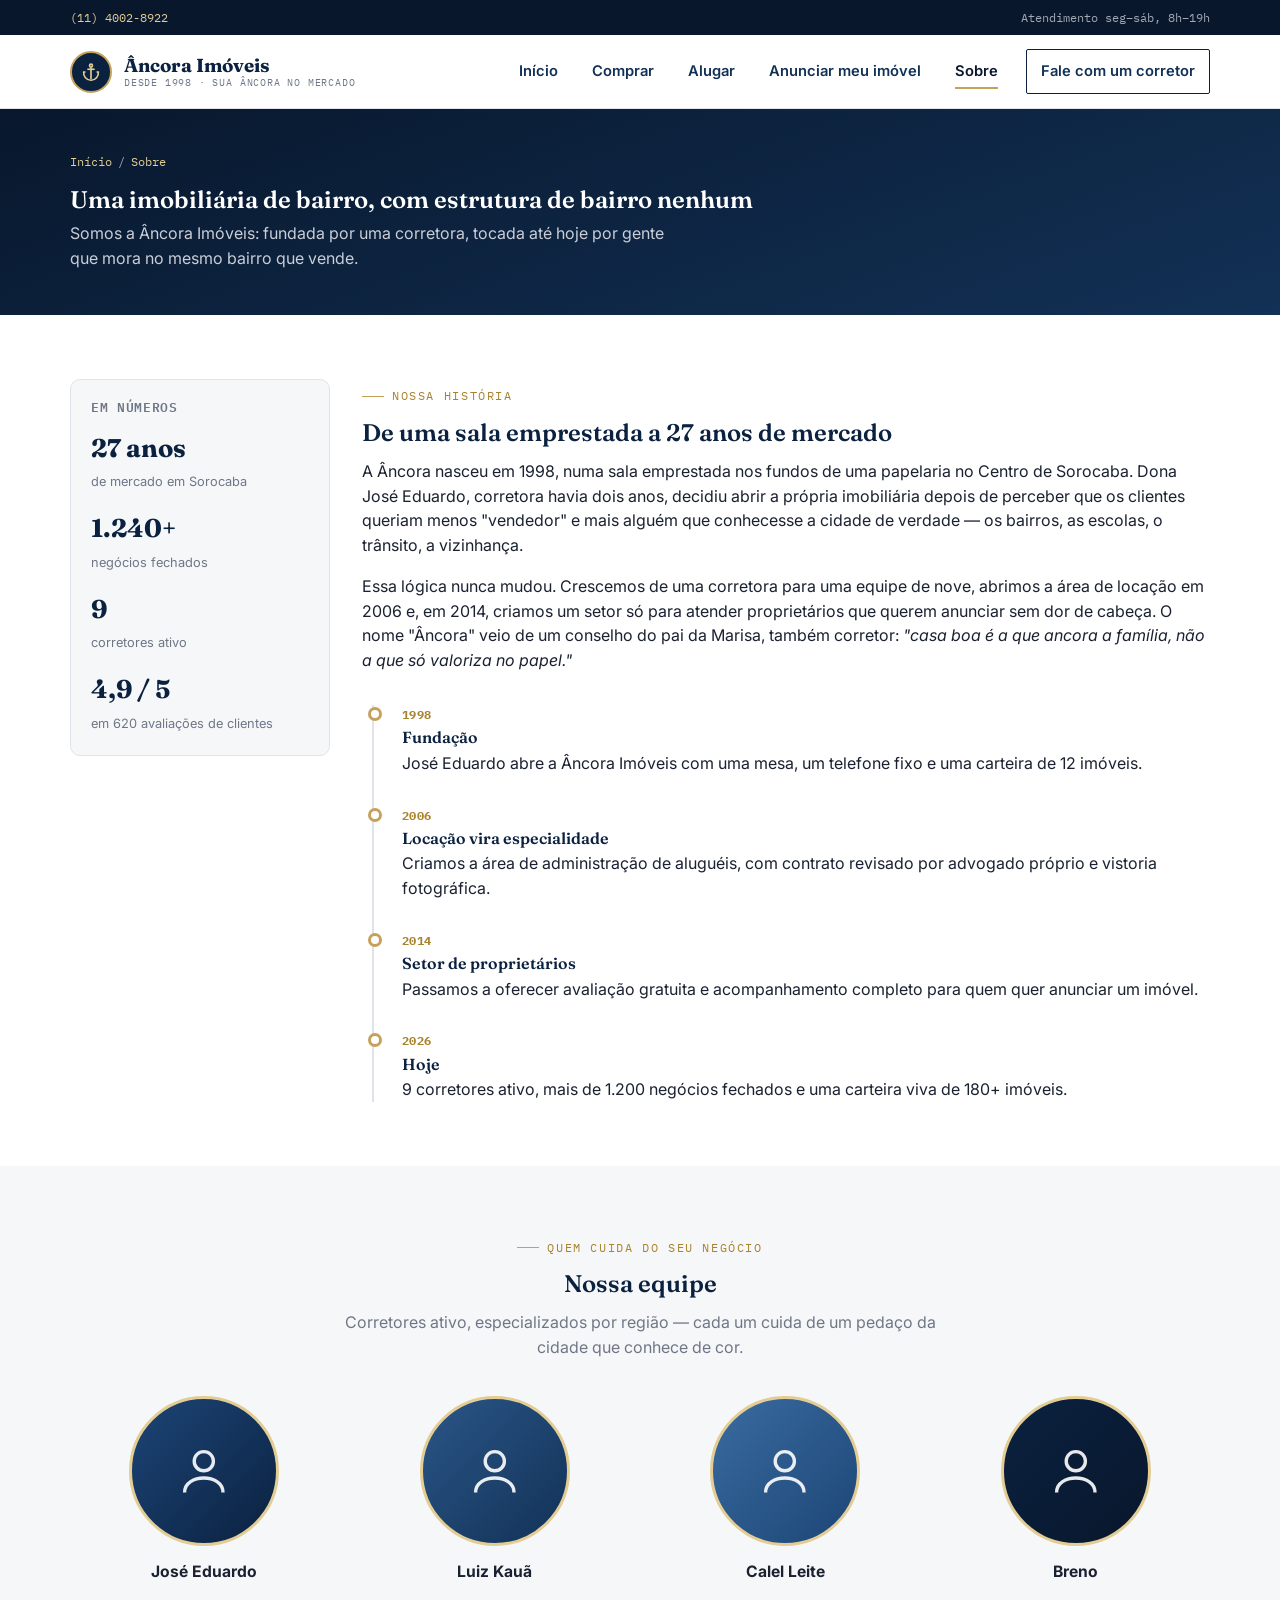
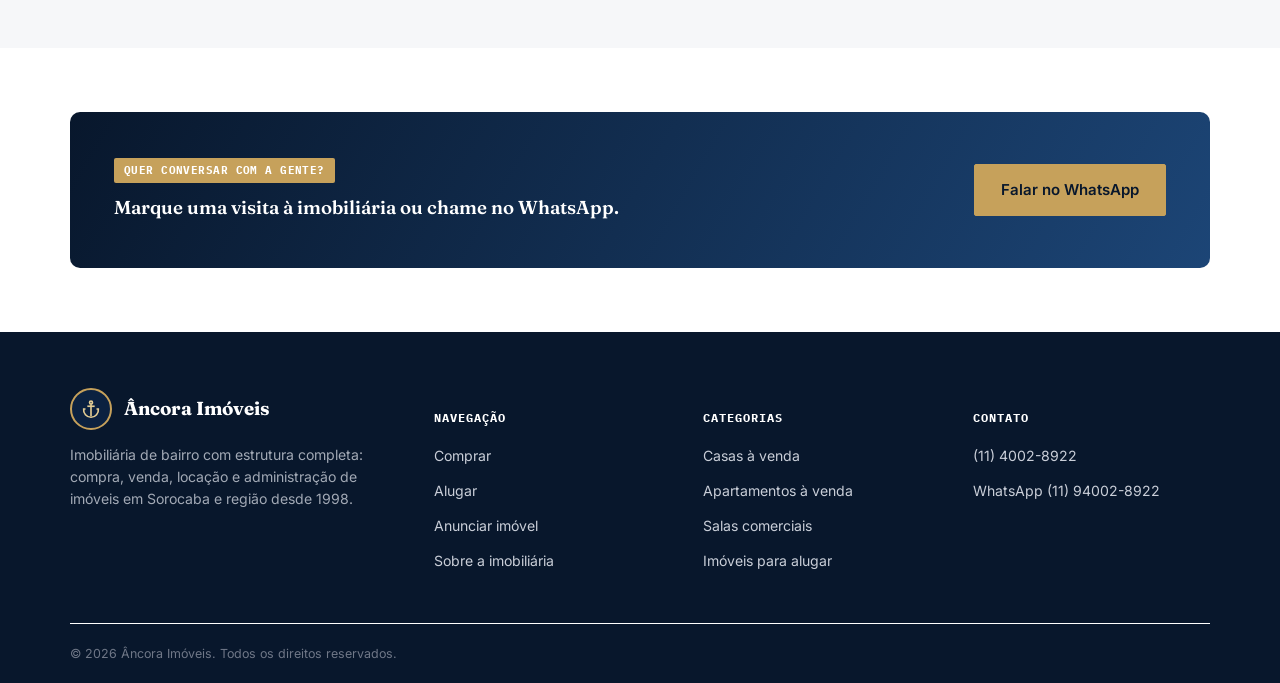
<file: html/sobre.html>
<!DOCTYPE html>
<html lang="pt-BR">
<head>
<meta charset="UTF-8">
<meta name="viewport" content="width=device-width, initial-scale=1.0">
<title>Sobre a Âncora Imóveis — 27 anos de mercado</title>
<meta name="description" content="Conheça a história da Âncora Imóveis, fundada em 1998, e a equipe de corretores por trás de mais de 1.200 negócios fechados.">
<link rel="preconnect" href="https://fonts.googleapis.com">
<link href="https://fonts.googleapis.com/css2?family=Fraunces:wght@500;600;700&family=Inter:wght@400;500;600;700&family=IBM+Plex+Mono:wght@500;600&display=swap" rel="stylesheet">
<link rel="stylesheet" href="../css/style.css">
</head>
<body>
<a class="skip-link" href="#conteudo">Pular para o conteúdo</a>

<div class="topbar">
  <div class="container">
    <div class="topbar__links"><a href="tel:+551140028922">(11) 4002-8922</a></div>
    <div class="topbar__seal">Atendimento seg–sáb, 8h–19h</div>
  </div>
</div>

<header class="header">
  <div class="container">
    <a href="index.html" class="brand">
      <span class="brand__mark"><svg viewBox="0 0 24 24" fill="none" stroke="currentColor" stroke-width="1.8" style="color:#e3cd94"><circle cx="12" cy="5" r="1.6"/><path d="M12 7v13"/><path d="M6 12H4a8 8 0 0 0 8 9 8 8 0 0 0 8-9h-2"/><path d="M8 9h8"/></svg></span>
      <span class="brand__text"><span class="brand__name">Âncora Imóveis</span><span class="brand__tag">Desde 1998 · sua âncora no mercado</span></span>
    </a>
    <input type="checkbox" id="nav-toggle" class="nav-toggle" aria-label="Menu de navegação" aria-controls="nav-principal">
    <nav id="nav-principal" class="nav" aria-label="Navegação principal">
      <a href="index.html">Início</a>
      <a href="comprar.html">Comprar</a>
      <a href="alugar.html">Alugar</a>
      <a href="anunciar.html">Anunciar meu imóvel</a>
      <a href="sobre.html" class="is-active" aria-current="page">Sobre</a>
      <a href="anunciar.html#contato" class="btn btn-outline-navy btn-sm">Fale com um corretor</a>
    </nav>
    <label for="nav-toggle" class="nav-toggle-btn" aria-hidden="true"><svg viewBox="0 0 24 24" fill="none" stroke="currentColor" stroke-width="2" stroke-linecap="round"><path d="M4 7h16M4 12h16M4 17h16"/></svg></label>
  </div>
</header>

<main id="conteudo" tabindex="-1">

<section class="page-hero">
  <div class="container">
    <div class="breadcrumb"><a href="index.html">Início</a><span>/</span>Sobre</div>
    <h1>Uma imobiliária de bairro, com estrutura de bairro nenhum</h1>
    <p>Somos a Âncora Imóveis: fundada por uma corretora, tocada até hoje por gente que mora no mesmo bairro que vende.</p>
  </div>
</section>

<section class="section">
  <div class="container">
    <div class="listing">
      <aside>
        <div class="filterbox">
          <h4>Em números</h4>
          <div style="display:flex;flex-direction:column;gap:16px">
            <div><b style="font-family:var(--f-display);font-size:1.6rem;color:var(--navy-900);display:block">27 anos</b><span style="font-size:.8rem;color:var(--gray-500)">de mercado em Sorocaba</span></div>
            <div><b style="font-family:var(--f-display);font-size:1.6rem;color:var(--navy-900);display:block">1.240+</b><span style="font-size:.8rem;color:var(--gray-500)">negócios fechados</span></div>
            <div><b style="font-family:var(--f-display);font-size:1.6rem;color:var(--navy-900);display:block">9</b><span style="font-size:.8rem;color:var(--gray-500)">corretores ativo</span></div>
            <div><b style="font-family:var(--f-display);font-size:1.6rem;color:var(--navy-900);display:block">4,9 / 5</b><span style="font-size:.8rem;color:var(--gray-500)">em 620 avaliações de clientes</span></div>
          </div>
        </div>
      </aside>
      <div>
        <span class="eyebrow">Nossa história</span>
        <h2>De uma sala emprestada a 27 anos de mercado</h2>
        <p>A Âncora nasceu em 1998, numa sala emprestada nos fundos de uma papelaria no Centro de Sorocaba. Dona José Eduardo, corretora havia dois anos, decidiu abrir a própria imobiliária depois de perceber que os clientes queriam menos "vendedor" e mais alguém que conhecesse a cidade de verdade — os bairros, as escolas, o trânsito, a vizinhança.</p>
        <p>Essa lógica nunca mudou. Crescemos de uma corretora para uma equipe de nove, abrimos a área de locação em 2006 e, em 2014, criamos um setor só para atender proprietários que querem anunciar sem dor de cabeça. O nome "Âncora" veio de um conselho do pai da Marisa, também corretor: <em>"casa boa é a que ancora a família, não a que só valoriza no papel."</em></p>

        <div class="timeline" style="margin-top:32px">
          <div class="timeline__item">
            <div class="timeline__year">1998</div>
            <h4 style="margin:4px 0 4px">Fundação</h4>
            <p style="margin:0">José Eduardo abre a Âncora Imóveis com uma mesa, um telefone fixo e uma carteira de 12 imóveis.</p>
          </div>
          <div class="timeline__item">
            <div class="timeline__year">2006</div>
            <h4 style="margin:4px 0 4px">Locação vira especialidade</h4>
            <p style="margin:0">Criamos a área de administração de aluguéis, com contrato revisado por advogado próprio e vistoria fotográfica.</p>
          </div>
          <div class="timeline__item">
            <div class="timeline__year">2014</div>
            <h4 style="margin:4px 0 4px">Setor de proprietários</h4>
            <p style="margin:0">Passamos a oferecer avaliação gratuita e acompanhamento completo para quem quer anunciar um imóvel.</p>
          </div>
          <div class="timeline__item">
            <div class="timeline__year">2026</div>
            <h4 style="margin:4px 0 4px">Hoje</h4>
            <p style="margin:0">9 corretores ativo, mais de 1.200 negócios fechados e uma carteira viva de 180+ imóveis.</p>
          </div>
        </div>
      </div>
    </div>
  </div>
</section>

<section class="section section--muted">
  <div class="container">
    <div class="section-head text-center" style="margin-left:auto;margin-right:auto;text-align:center">
      <span class="eyebrow" style="justify-content:center">Quem cuida do seu negócio</span>
      <h2>Nossa equipe</h2>
      <p style="margin-left:auto;margin-right:auto">Corretores ativo, especializados por região — cada um cuida de um pedaço da cidade que conhece de cor.</p>
    </div>
    <div class="team">
      <div class="team__card">
        <div class="team__photo ph-1"><svg viewBox="0 0 24 24" fill="none" stroke="currentColor" stroke-width="1.4"><circle cx="12" cy="8" r="4"/><path d="M4 21c0-4 4-6 8-6s8 2 8 6"/></svg></div>
        <div class="team__name">José Eduardo</div>
      </div>
      <div class="team__card">
        <div class="team__photo ph-2"><svg viewBox="0 0 24 24" fill="none" stroke="currentColor" stroke-width="1.4"><circle cx="12" cy="8" r="4"/><path d="M4 21c0-4 4-6 8-6s8 2 8 6"/></svg></div>
        <div class="team__name">Luiz Kauã</div>
      </div>
      <div class="team__card">
        <div class="team__photo ph-3"><svg viewBox="0 0 24 24" fill="none" stroke="currentColor" stroke-width="1.4"><circle cx="12" cy="8" r="4"/><path d="M4 21c0-4 4-6 8-6s8 2 8 6"/></svg></div>
        <div class="team__name">Calel Leite</div>
      </div>
      <div class="team__card">
        <div class="team__photo ph-4"><svg viewBox="0 0 24 24" fill="none" stroke="currentColor" stroke-width="1.4"><circle cx="12" cy="8" r="4"/><path d="M4 21c0-4 4-6 8-6s8 2 8 6"/></svg></div>
        <div class="team__name">Breno</div>
      </div>
    </div>
  </div>
</section>

<section class="section">
  <div class="container">
    <div class="cta-band">
      <div>
        <span class="badge-gold">Quer conversar com a gente?</span>
        <h3>Marque uma visita à imobiliária ou chame no WhatsApp.</h3>
      </div>
      <a href="https://wa.me/5511940028922" class="btn btn-primary">Falar no WhatsApp</a>
    </div>
  </div>
</section>

</main>

<footer class="footer">
  <div class="container">
    <div class="footer__grid">
      <div class="footer__brand">
        <a href="index.html" class="brand" style="margin-bottom:14px;display:flex">
          <span class="brand__mark"><svg viewBox="0 0 24 24" fill="none" stroke="currentColor" stroke-width="1.8" style="color:#e3cd94"><circle cx="12" cy="5" r="1.6"/><path d="M12 7v13"/><path d="M6 12H4a8 8 0 0 0 8 9 8 8 0 0 0 8-9h-2"/><path d="M8 9h8"/></svg></span>
          <span class="brand__text"><span class="brand__name">Âncora Imóveis</span></span>
        </a>
        <p>Imobiliária de bairro com estrutura completa: compra, venda, locação e administração de imóveis em Sorocaba e região desde 1998.</p>
      </div>
      <div><h5>Navegação</h5><ul><li><a href="comprar.html">Comprar</a></li><li><a href="alugar.html">Alugar</a></li><li><a href="anunciar.html">Anunciar imóvel</a></li><li><a href="sobre.html">Sobre a imobiliária</a></li></ul></div>
      <div><h5>Categorias</h5><ul><li><a href="comprar.html#cat-casa">Casas à venda</a></li><li><a href="comprar.html#cat-apto">Apartamentos à venda</a></li><li><a href="comprar.html#cat-comercial">Salas comerciais</a></li><li><a href="alugar.html">Imóveis para alugar</a></li></ul></div>
      <div><h5>Contato</h5><ul><li><a href="tel:+551140028922">(11) 4002-8922</a></li><li><a href="https://wa.me/5511940028922">WhatsApp (11) 94002-8922</a></li></ul></div>
    </div>
    <div class="footer__bottom"><span>© 2026 Âncora Imóveis. Todos os direitos reservados.</span></div>
  </div>
</footer>

<script src="../script/main.js"></script>
</body>
</html>
</file>
<file: css/style.css>
:root{
  --navy-950:#08172c;
  --navy-900:#0b2140;
  --navy-800:#123156;
  --navy-700:#1c4576;
  --white:#ffffff;
  --gray-50:#f6f7f9;
  --gray-100:#eef0f3;
  --gray-200:#e0e3e9;
  --gray-300:#c9ced8;
  --gray-400:#a2a9b5;
  --gray-500:#6f7787;
  --gray-700:#3c4452;
  --ink:#1a2130;
  --gold-300:#e3cd94;
  --gold-500:#c6a15b;
  --gold-600:#a9822e;
  --ok:#2f7a4f;

  
  --f-display:"Fraunces", Georgia, "Times New Roman", serif;
  --f-body:"Inter", -apple-system, BlinkMacSystemFont, "Segoe UI", sans-serif;
  --f-mono:"IBM Plex Mono", "Courier New", monospace;

  
  --radius-s:4px;
  --radius-m:10px;
  --shadow-card:0 1px 2px rgba(11,33,64,.06), 0 8px 24px -12px rgba(11,33,64,.18);
  --shadow-pop:0 20px 50px -20px rgba(8,23,44,.35);
  --container:1180px;
}

*,*::before,*::after{box-sizing:border-box}
html{scroll-behavior:smooth;overflow-x:hidden;-webkit-text-size-adjust:100%;text-size-adjust:100%}
body{
  margin:0;
  width:100%;max-width:100%;
  overflow-x:clip;
  font-family:var(--f-body);
  color:var(--ink);
  background:var(--white);
  line-height:1.55;
  -webkit-font-smoothing:antialiased;
}
img,svg,video,iframe{max-width:100%}
img{display:block;height:auto}
a{color:inherit;text-decoration:none}
ul{list-style:none;margin:0;padding:0}
h1,h2,h3,h4{font-family:var(--f-display);margin:0 0 .5em;font-weight:600;color:var(--navy-900);line-height:1.15}
p{margin:0 0 1em}
button{font-family:inherit}
:focus-visible{outline:3px solid var(--gold-500);outline-offset:2px}

.skip-link{
  position:fixed;top:12px;left:12px;z-index:100;
  padding:10px 16px;background:var(--white);color:var(--navy-950);
  transform:translateY(calc(-100% - 16px));
}
.skip-link:focus{transform:none}
#conteudo,#contato{scroll-margin-top:88px}

.container{max-width:var(--container);margin:0 auto;padding:0 20px}
.section{padding:64px 0}
.section--tight{padding:40px 0}
.section--muted{background:var(--gray-50)}
.section--navy{background:linear-gradient(160deg,var(--navy-950),var(--navy-800));color:var(--white)}
.section--navy h2,.section--navy h3{color:var(--white)}

.eyebrow{
  font-family:var(--f-mono);
  font-size:.72rem;
  letter-spacing:.14em;
  text-transform:uppercase;
  color:var(--gold-600);
  display:inline-flex;
  align-items:center;
  gap:8px;
  margin-bottom:14px;
}
.eyebrow::before{content:"";width:22px;height:1px;background:var(--gold-500)}
.section--navy .eyebrow{color:var(--gold-300)}
.section--navy .eyebrow::before{background:var(--gold-300)}

.section-head{max-width:640px;margin-bottom:36px}
.section-head p{color:var(--gray-500)}
.section--navy .section-head p{color:var(--gray-200)}
.section-head--split{display:flex;justify-content:space-between;align-items:flex-end;gap:24px;flex-wrap:wrap}

.btn{
  display:inline-flex;align-items:center;justify-content:center;gap:8px;
  padding:13px 26px;border-radius:2px;font-weight:600;font-size:.94rem;
  border:1px solid transparent;cursor:pointer;transition:transform .15s ease, background .2s ease, color .2s ease, border-color .2s ease;
  white-space:nowrap;
}
.btn-primary{background:var(--gold-500);color:var(--navy-950);border-color:var(--gold-500)}
.btn-primary:hover{background:var(--gold-600);border-color:var(--gold-600)}
.btn-outline{background:transparent;color:var(--white);border-color:rgba(255,255,255,.45)}
.btn-outline:hover{background:rgba(255,255,255,.1);border-color:var(--white)}
.btn-outline-navy{background:transparent;color:var(--navy-900);border-color:var(--navy-900)}
.btn-outline-navy:hover{background:var(--navy-900);color:var(--white)}
.btn-block{width:100%}
.btn-sm{padding:9px 16px;font-size:.82rem}

.topbar{
  background:var(--navy-950);color:var(--gray-200);font-size:.78rem;
  font-family:var(--f-mono);
}
.topbar .container{display:flex;justify-content:space-between;align-items:center;padding-top:8px;padding-bottom:8px;gap:16px;flex-wrap:wrap}
.topbar a{color:var(--gold-300)}
.topbar__seal{display:flex;align-items:center;gap:6px;color:var(--gray-400)}

.header{
  position:sticky;top:0;z-index:50;
  background:rgba(255,255,255,.94);
  border-bottom:1px solid var(--gray-200);
}

.header::before{
  content:"";position:absolute;inset:0;z-index:-1;pointer-events:none;
  -webkit-backdrop-filter:blur(6px);backdrop-filter:blur(6px);
}
.header .container{display:flex;align-items:center;justify-content:space-between;gap:12px;padding-top:14px;padding-bottom:14px}

.brand{display:flex;align-items:center;gap:12px;min-width:0}
.brand__mark{
  width:42px;height:42px;border-radius:50%;
  background:var(--navy-900);
  display:flex;align-items:center;justify-content:center;flex-shrink:0;
  border:2px solid var(--gold-500);
}
.brand__mark svg{width:22px;height:22px}
.brand__text{display:flex;flex-direction:column;line-height:1.1;min-width:0}
.brand__name{font-family:var(--f-display);font-weight:700;font-size:1.18rem;color:var(--navy-900)}
.brand__tag{font-family:var(--f-mono);font-size:.63rem;letter-spacing:.08em;color:var(--gray-500);text-transform:uppercase}

.nav{display:flex;align-items:center;gap:6px;flex-wrap:nowrap}
.nav a{
  padding:10px 14px;font-weight:600;font-size:.92rem;color:var(--navy-800);
  border-radius:2px; position:relative;
}
.nav a:hover{color:var(--gold-600)}
.nav a.is-active{color:var(--navy-950)}
.nav a.is-active::after{
  content:"";position:absolute;left:14px;right:14px;bottom:4px;height:2px;background:var(--gold-500);
}
.nav .btn{margin-left:8px}

.nav-toggle{display:none}
.nav-toggle-btn{display:none}


.hero{
  position:relative;
  background:
    radial-gradient(1100px 480px at 85% -10%, rgba(198,161,91,.18), transparent 60%),
    linear-gradient(155deg,var(--navy-950) 0%,var(--navy-800) 62%, var(--navy-700) 100%);
  color:var(--white);
  overflow:hidden;
}
.hero::before{
  content:"";position:absolute;inset:0;
  background-image:
    linear-gradient(rgba(255,255,255,.05) 1px, transparent 1px),
    linear-gradient(90deg, rgba(255,255,255,.05) 1px, transparent 1px);
  background-size:64px 64px;
  mask-image:linear-gradient(180deg,rgba(0,0,0,.7),transparent 75%);
  pointer-events:none;
}
.hero__inner{position:relative;padding-top:76px;padding-bottom:56px;display:grid;grid-template-columns:minmax(0,1.15fr) minmax(0,.85fr);gap:40px;align-items:center}
.hero__inner > *{min-width:0}
.hero h1{color:var(--white);font-size:clamp(2.1rem,4vw,3.1rem);max-width:16ch}
.hero h1 em{font-style:normal;color:var(--gold-300)}
.hero__lead{color:var(--gray-200);max-width:46ch;font-size:1.05rem}
.hero__stats{display:flex;gap:28px;margin-top:30px;flex-wrap:wrap}
.hero__stat b{display:block;font-family:var(--f-display);font-size:1.7rem;color:var(--gold-300)}
.hero__stat span{font-size:.78rem;color:var(--gray-400);font-family:var(--f-mono);text-transform:uppercase;letter-spacing:.06em}
.hero__actions{display:flex;gap:14px;margin-top:32px;flex-wrap:wrap}

.hero__panel{
  background:rgba(255,255,255,.05);
  border:1px solid rgba(255,255,255,.15);
  border-radius:var(--radius-m);
  padding:26px;
  backdrop-filter:blur(4px);
}
.hero__panel h3{color:var(--white);font-size:1.05rem;margin-bottom:6px}
.hero__panel p{color:var(--gray-300);font-size:.88rem}
.hero__badge-row{display:flex;gap:10px;margin-top:16px;flex-wrap:wrap}
.mini-seal{
  display:flex;align-items:center;gap:8px;
  background:rgba(255,255,255,.06);border:1px solid rgba(255,255,255,.14);
  padding:8px 12px;border-radius:999px;font-size:.76rem;color:var(--gray-200);
}
.mini-seal svg{width:14px;height:14px;color:var(--gold-300)}

.quicksearch{
  margin-top:22px;background:var(--white);border-radius:var(--radius-m);
  padding:18px;display:grid;grid-template-columns:repeat(2,minmax(0,1fr));gap:10px;
  box-shadow:var(--shadow-pop);
}
.quicksearch select,.quicksearch input{
  border:1px solid var(--gray-200);border-radius:var(--radius-s);padding:12px 12px;
  font-family:var(--f-body);font-size:.9rem;color:var(--ink);background:var(--white);
  width:100%;min-width:0;max-width:100%;
}
.quicksearch .btn{width:100%;grid-column:1/-1}

.grid{display:grid;gap:26px}
.grid > *,.listing > *,.detail-layout > *,.footer__grid > *{min-width:0}
.grid--3{grid-template-columns:repeat(3,minmax(0,1fr))}
.grid--2{grid-template-columns:repeat(2,minmax(0,1fr))}

.card{
  background:var(--white);
  border:1px solid var(--gray-200);
  border-radius:var(--radius-m);
  overflow:hidden;
  box-shadow:var(--shadow-card);
  display:flex;flex-direction:column;
  transition:transform .18s ease, box-shadow .18s ease;
  position:relative;
}
.card:hover{transform:translateY(-4px);box-shadow:0 24px 40px -20px rgba(11,33,64,.28)}

.card__tab{
  position:absolute;top:0;left:22px;
  background:var(--navy-900);color:var(--gold-300);
  font-family:var(--f-mono);font-size:.68rem;letter-spacing:.06em;text-transform:uppercase;
  padding:6px 14px 8px;border-radius:0 0 6px 6px;z-index:2;
}

.card__photo{
  position:relative;aspect-ratio:4/3;
  display:flex;align-items:center;justify-content:center;
  color:rgba(255,255,255,.85);
  overflow:hidden;
}
.card__photo svg{width:34%;opacity:.9}
.card__photo::after{
  content:"";position:absolute;inset:0;
  background:linear-gradient(0deg, rgba(8,23,44,.55) 0%, transparent 42%);
}
.ph-1{background:linear-gradient(135deg,#1c4576,#0b2140)}
.ph-2{background:linear-gradient(135deg,#2a5688,#123156)}
.ph-3{background:linear-gradient(135deg,#3a6ba0,#1c4576)}
.ph-4{background:linear-gradient(135deg,#0b2140,#08172c)}
.ph-5{background:linear-gradient(135deg,#4a7bb0,#2a5688)}

.card__photo img,
.dgallery__slide img,
.dgallery__thumbs label img,
.team__photo img{
  width:100%;height:100%;object-fit:cover;display:block;position:relative;z-index:0;
}

.card__photo:has(img) svg,
.dgallery__slide:has(img) svg,
.team__photo:has(img) svg{display:none}

.card__status{
  position:absolute;bottom:10px;right:10px;z-index:2;
  background:var(--gold-500);color:var(--navy-950);
  font-family:var(--f-mono);font-size:.66rem;font-weight:700;letter-spacing:.04em;
  padding:4px 9px;border-radius:2px;text-transform:uppercase;
}

.card__body{padding:18px 20px 20px;display:flex;flex-direction:column;gap:10px;flex:1}
.card__price{font-family:var(--f-display);font-size:1.32rem;color:var(--navy-900);font-weight:700}
.card__price small{font-family:var(--f-body);font-size:.7rem;color:var(--gray-500);font-weight:500;display:block;margin-top:2px}
.card__title{font-size:.98rem;font-weight:700;color:var(--ink)}
.card__loc{font-size:.83rem;color:var(--gray-500);display:flex;align-items:center;gap:6px}
.card__loc svg{width:13px;height:13px;color:var(--gold-600);flex-shrink:0}

.card__meta{display:flex;gap:14px;padding-top:10px;border-top:1px dashed var(--gray-200);margin-top:auto;flex-wrap:wrap}
.card__meta span{display:flex;align-items:center;gap:6px;font-size:.8rem;color:var(--gray-700);font-family:var(--f-mono)}
.card__meta svg{width:15px;height:15px;color:var(--navy-700)}

.card__cta{padding:0 20px 20px}


.seal{
  width:64px;height:64px;border-radius:50%;
  border:2px solid var(--gold-500);
  display:flex;align-items:center;justify-content:center;flex-shrink:0;
  background:var(--navy-900);color:var(--gold-300);
  position:relative;
}
.seal::before{
  content:"";position:absolute;inset:5px;border:1px dashed rgba(230,205,148,.5);border-radius:50%;
}
.seal svg{width:26px;height:26px}


.trustbar{background:var(--navy-950);border-top:1px solid rgba(255,255,255,.08)}
.trustbar .container{display:flex;justify-content:space-between;padding:26px 20px;flex-wrap:wrap;gap:20px}
.trustbar__item{display:flex;align-items:center;gap:12px;color:var(--gray-200)}
.trustbar__item b{display:block;color:var(--white);font-family:var(--f-display);font-size:1.05rem}
.trustbar__item span{font-size:.76rem;color:var(--gray-400)}
.trustbar__item svg{width:24px;height:24px;color:var(--gold-500)}


.tabs{position:relative}
.target-hook{position:absolute;top:-120px}
.tabs__nav{display:flex;gap:8px;flex-wrap:wrap;border-bottom:1px solid var(--gray-200);margin-bottom:30px;padding-bottom:0}
.tabs__nav a{
  padding:12px 20px;font-weight:700;color:var(--gray-500);
  cursor:pointer;border-bottom:3px solid transparent;margin-bottom:-1px;display:inline-block;
  transition:color .15s ease, border-color .15s ease;
  font-family:var(--f-mono);letter-spacing:.02em;text-transform:uppercase;font-size:.78rem;
}
.tabs__nav a:hover{color:var(--navy-800)}
.tabs__nav a[href="#cat-todos"]{color:var(--navy-950);border-color:var(--gold-500)}

#cat-casa:target ~ .tabs__nav a[href="#cat-todos"],
#cat-apto:target ~ .tabs__nav a[href="#cat-todos"],
#cat-comercial:target ~ .tabs__nav a[href="#cat-todos"]{color:var(--gray-500);border-color:transparent}

#cat-casa:target ~ .tabs__nav a[href="#cat-casa"],
#cat-apto:target ~ .tabs__nav a[href="#cat-apto"],
#cat-comercial:target ~ .tabs__nav a[href="#cat-comercial"]{color:var(--navy-950);border-color:var(--gold-500)}

#cat-casa:target ~ .catalog .card:not([data-category="casa"]),
#cat-apto:target ~ .catalog .card:not([data-category="apto"]),
#cat-comercial:target ~ .catalog .card:not([data-category="comercial"]){display:none}

.catalog__contact{margin:34px 0 0;text-align:center}

.tabs__count{
  font-family:var(--f-mono);font-size:.7rem;color:var(--gray-400);margin-left:6px;
}

.filterbox{background:var(--gray-50);border:1px solid var(--gray-200);border-radius:var(--radius-m);padding:20px}
.filterbox h4{font-size:.82rem;text-transform:uppercase;letter-spacing:.05em;color:var(--gray-500);font-family:var(--f-mono);margin-bottom:14px}
.filterbox__group{margin-bottom:18px}
.filterbox__group h5{font-weight:700;font-size:.85rem;margin:0 0 8px;color:var(--ink)}
.filterbox__group a{display:block;font-size:.86rem;padding:6px 0;color:var(--gray-700)}
.filterbox__group a:hover{text-decoration:underline}

.listing{display:grid;grid-template-columns:260px minmax(0,1fr);gap:32px;align-items:start}
.listing.listing--reverse{grid-template-columns:minmax(0,1fr) 300px}
.page-hero{
  background:linear-gradient(160deg,var(--navy-950),var(--navy-800));
  color:var(--white);padding:44px 0;
}
.page-hero h1{color:var(--white);margin-bottom:8px}
.page-hero p{color:var(--gray-300);max-width:60ch;margin:0}
.breadcrumb{font-family:var(--f-mono);font-size:.74rem;color:var(--gold-300);margin-bottom:14px}
.breadcrumb a{color:var(--gold-300)}
.breadcrumb span{color:var(--gray-400);margin:0 6px}

.gallery{display:grid;grid-template-columns:2fr 1fr;gap:8px;border-radius:var(--radius-m);overflow:hidden}
.gallery__main{aspect-ratio:16/11}
.gallery__side{display:grid;grid-template-rows:1fr 1fr;gap:8px}
.gallery__side .card__photo,.gallery__main.card__photo{aspect-ratio:auto;height:100%}

.dgallery input[type=radio]{position:absolute;opacity:0;pointer-events:none}
.dgallery__main{position:relative;border-radius:var(--radius-m);overflow:hidden;aspect-ratio:16/10;background:var(--navy-900)}
.dgallery__slide{position:absolute;inset:0;display:none;aspect-ratio:auto;flex-direction:column;gap:8px}
.dgallery__placeholder,.dgallery__thumbs label span{font-size:.78rem;font-weight:700}
.dgallery__slide:has(img) .dgallery__placeholder,.dgallery__thumbs label:has(img) span{display:none}
.dgallery__thumbs{display:grid;grid-template-columns:repeat(5,minmax(0,1fr));gap:8px;margin-top:8px}
.dgallery__thumbs label{aspect-ratio:1;border-radius:6px;overflow:hidden;cursor:pointer;border:2px solid transparent;display:grid;place-items:center}
.dgallery__thumbs label .card__photo{aspect-ratio:auto;height:100%;width:100%}
#dg1:checked ~ .dgallery__main .slide-1,
#dg2:checked ~ .dgallery__main .slide-2,
#dg3:checked ~ .dgallery__main .slide-3,
#dg4:checked ~ .dgallery__main .slide-4,
#dg5:checked ~ .dgallery__main .slide-5{display:flex}
#dg1:checked ~ .dgallery__thumbs label[for="dg1"],
#dg2:checked ~ .dgallery__thumbs label[for="dg2"],
#dg3:checked ~ .dgallery__thumbs label[for="dg3"],
#dg4:checked ~ .dgallery__thumbs label[for="dg4"],
#dg5:checked ~ .dgallery__thumbs label[for="dg5"]{border-color:var(--gold-500)}
#dg1:focus-visible ~ .dgallery__thumbs label[for="dg1"],
#dg2:focus-visible ~ .dgallery__thumbs label[for="dg2"],
#dg3:focus-visible ~ .dgallery__thumbs label[for="dg3"],
#dg4:focus-visible ~ .dgallery__thumbs label[for="dg4"],
#dg5:focus-visible ~ .dgallery__thumbs label[for="dg5"]{outline:3px solid var(--navy-900);outline-offset:2px}

.spec-grid{display:grid;grid-template-columns:repeat(4,minmax(0,1fr));gap:1px;background:var(--gray-200);border:1px solid var(--gray-200);border-radius:var(--radius-m);overflow:hidden;margin:26px 0}
.spec{background:var(--white);padding:18px;text-align:center}
.spec b{display:block;font-family:var(--f-display);font-size:1.3rem;color:var(--navy-900)}
.spec span{font-size:.74rem;color:var(--gray-500);font-family:var(--f-mono);text-transform:uppercase}

.feature-list{display:grid;grid-template-columns:repeat(2,minmax(0,1fr));gap:10px 20px}
.feature-list li{display:flex;align-items:center;gap:10px;font-size:.92rem;padding:8px 0;border-bottom:1px solid var(--gray-100)}
.feature-list svg{width:16px;height:16px;color:var(--ok);flex-shrink:0}

.map-approx{
  background:var(--gray-50);border:1px dashed var(--gray-400);border-radius:var(--radius-m);
  padding:34px 24px;text-align:center;color:var(--gray-500);
}
.map-approx svg{width:34px;height:34px;color:var(--gold-600);margin:0 auto 10px}

.sticky-card{position:sticky;top:96px;background:var(--white);border:1px solid var(--gray-200);border-radius:var(--radius-m);box-shadow:var(--shadow-card);padding:24px}

.detail-layout{display:grid;grid-template-columns:minmax(0,1fr) 360px;gap:32px;align-items:start}
.sticky-card .card__price{font-size:1.6rem}

.form-card{background:var(--white);border:1px solid var(--gray-200);border-radius:var(--radius-m);padding:28px;box-shadow:var(--shadow-card)}
.form-row{display:grid;gap:16px;margin-bottom:16px}
.form-row--2{grid-template-columns:repeat(2,minmax(0,1fr))}
.field label{display:block;font-size:.82rem;font-weight:700;color:var(--navy-800);margin-bottom:6px}
.field .hint{font-weight:400;color:var(--gray-500);font-size:.78rem}
.field input,.field select,.field textarea{
  width:100%;padding:12px 13px;border:1px solid var(--gray-200);border-radius:var(--radius-s);
  font-family:var(--f-body);font-size:.92rem;color:var(--ink);background:var(--gray-50);
  transition:border-color .15s ease, background .15s ease;
}
.field input:focus,.field select:focus,.field textarea:focus{border-color:var(--gold-500);background:var(--white)}
.field textarea{resize:vertical;min-height:110px}

.field select:required:invalid{color:var(--gray-400)}
.field select option{color:var(--ink)}
.field select option[disabled]{color:var(--gray-400)}
::placeholder{color:var(--gray-400);opacity:1}
.form-foot{display:flex;align-items:center;justify-content:space-between;gap:16px;margin-top:6px;flex-wrap:wrap}
.form-foot small{color:var(--gray-500);font-size:.78rem}
.consent{display:flex;gap:10px;align-items:flex-start;font-size:.82rem;color:var(--gray-500);margin-bottom:18px}
.consent input{margin-top:3px}
.lead-status{
  margin:14px 0 0;padding:12px 14px;background:var(--gray-50);
  border:1px solid var(--gray-200);border-radius:var(--radius-s);font-size:.85rem;
}
.lead-status a{text-decoration:underline;font-weight:700}

.formnote{
  display:flex;gap:12px;background:var(--gray-50);border:1px solid var(--gray-200);
  border-radius:var(--radius-m);padding:16px 18px;font-size:.85rem;color:var(--gray-700);
}
.formnote svg{width:20px;height:20px;color:var(--gold-600);flex-shrink:0}

.timeline{border-left:2px solid var(--gray-200);padding-left:28px;display:flex;flex-direction:column;gap:30px;margin-left:10px}
.timeline__item{position:relative}
.timeline__item::before{
  content:"";position:absolute;left:-34px;top:2px;width:14px;height:14px;border-radius:50%;
  background:var(--white);border:3px solid var(--gold-500);
}
.timeline__year{font-family:var(--f-mono);font-size:.78rem;color:var(--gold-600);font-weight:700;letter-spacing:.04em}

.team{display:grid;grid-template-columns:repeat(4,minmax(0,1fr));gap:22px}
.team__card{text-align:center}
.team__photo{
  aspect-ratio:1;border-radius:50%;margin:0 auto 14px;max-width:150px;
  display:flex;align-items:center;justify-content:center;color:rgba(255,255,255,.9);
  border:3px solid var(--gold-300);
}
.team__photo svg{width:40%}
.team__name{font-weight:700;font-size:.98rem}
.team__role{font-size:.8rem;color:var(--gray-500);font-family:var(--f-mono)}


.cta-band{
  background:linear-gradient(120deg,var(--navy-950),var(--navy-700));
  color:var(--white);border-radius:var(--radius-m);
  padding:44px;display:flex;justify-content:space-between;align-items:center;gap:24px;flex-wrap:wrap;
}
.cta-band h3{color:var(--white);margin-bottom:6px}
.cta-band p{color:var(--gray-300);margin:0}

.footer{background:var(--navy-950);color:var(--gray-300);padding:56px 0 0}
.footer__grid{display:grid;grid-template-columns:minmax(0,1.4fr) repeat(3,minmax(0,1fr));gap:32px;padding-bottom:40px;border-bottom:1px solid var(--white)}
.footer h5{color:var(--white);font-family:var(--f-mono);font-size:.76rem;text-transform:uppercase;letter-spacing:.08em;margin-bottom:16px}
.footer li{margin-bottom:10px}
.footer a{color:var(--gray-300);font-size:.88rem}
.footer a:hover{color:var(--gold-300)}
.footer p{color:var(--gray-400);font-size:.88rem}
.footer__brand .brand__name{color:var(--white)}
.footer__brand .brand__tag{color:var(--gray-400)}
.footer__bottom{display:flex;justify-content:space-between;padding:20px 0;font-size:.78rem;color:var(--gray-500);flex-wrap:wrap;gap:8px}


.mt-0{margin-top:0}
.text-center{text-align:center}
.badge-gold{
  display:inline-block;background:var(--gold-500);color:var(--white);
  font-family:var(--f-mono);font-size:.68rem;font-weight:700;letter-spacing:.04em;
  padding:4px 10px;border-radius:2px;text-transform:uppercase;margin-bottom:14px;
}
.divider{height:1px;background:var(--gray-200);margin:40px 0}

@media (max-width:1120px){
  .nav{
    position:absolute;top:100%;right:0;left:auto;
    width:min(100%,380px);
    max-height:calc(100vh - 80px);max-height:calc(100dvh - 80px);
    background:var(--white);
    flex-direction:column;align-items:stretch;
    padding:14px 16px 18px;gap:2px;
    border:1px solid var(--gray-200);border-top:0;
    visibility:hidden;opacity:0;transform:translateY(-8px);
    transition:opacity .2s ease,transform .2s ease,visibility 0s linear .2s;
    overflow-y:auto;
    box-shadow:0 18px 30px -14px rgba(8,23,44,.28);
  }
  .nav a{padding:14px 12px;border-bottom:1px solid var(--gray-100);border-radius:0}
  .nav a.is-active::after{display:none}
  .nav .btn{margin-left:0;margin-top:12px;border-bottom:1px solid var(--navy-900)}

  .nav-toggle{
    display:block;position:absolute;width:1px;height:1px;margin:-1px;
    clip-path:inset(50%);overflow:hidden;white-space:nowrap;
  }
  .nav-toggle:checked ~ .nav{visibility:visible;opacity:1;transform:none;transition-delay:0s}
  .nav-toggle:focus-visible ~ .nav-toggle-btn{outline:3px solid var(--gold-500);outline-offset:2px}
  .nav-toggle-btn{
    display:flex;align-items:center;justify-content:center;flex-shrink:0;
    width:42px;height:42px;border-radius:var(--radius-s);border:1px solid var(--gray-200);
    background:var(--white);cursor:pointer;
  }
  .nav-toggle-btn svg{width:20px;height:20px;color:var(--navy-900)}
}

@media (max-width:1020px){
  .hero__inner{grid-template-columns:minmax(0,1fr)}
  .hero__panel{order:-1}
  .grid--3{grid-template-columns:repeat(2,minmax(0,1fr))}
  .listing,.listing.listing--reverse{grid-template-columns:minmax(0,1fr)}
  .detail-layout{grid-template-columns:minmax(0,1fr)}
  .sticky-card{position:static}
  .team{grid-template-columns:repeat(2,minmax(0,1fr))}
  .footer__grid{grid-template-columns:repeat(2,minmax(0,1fr))}
}

@media (max-width:760px){
  .container,.trustbar .container{padding-left:16px;padding-right:16px}
  .topbar .container{font-size:.7rem}
  .topbar__links{display:none}

  .hero__inner{padding-top:40px;padding-bottom:36px;gap:28px}
  .hero__stats{gap:20px}
  .hero__stat b{font-size:1.35rem}
  .hero__panel{padding:20px}
  .quicksearch{grid-template-columns:minmax(0,1fr);padding:14px}

  .grid--3,.grid--2{grid-template-columns:minmax(0,1fr)}
  .spec-grid{grid-template-columns:repeat(2,minmax(0,1fr))}
  .gallery{grid-template-columns:minmax(0,1fr)}
  .gallery__side{grid-template-rows:1fr;grid-auto-flow:column;grid-auto-columns:minmax(0,1fr)}
  .gallery__main{aspect-ratio:16/10}

  .team{grid-template-columns:repeat(2,minmax(0,1fr))}
  .footer__grid{grid-template-columns:minmax(0,1fr);gap:26px;padding-bottom:26px}
  .footer__bottom{flex-direction:column;text-align:center}

  .trustbar .container{justify-content:center;text-align:center}
  .trustbar__item{width:100%;justify-content:center}

  .form-card{padding:20px}
  .form-row--2{grid-template-columns:minmax(0,1fr)}
  .form-foot{flex-direction:column;align-items:stretch}
  .form-foot .btn{width:100%}
  .btn{max-width:100%;white-space:normal}
  .cta-band{flex-direction:column;text-align:center;padding:32px 24px}
  .feature-list{grid-template-columns:minmax(0,1fr)}
  .tabs__nav{overflow-x:auto;flex-wrap:nowrap;-webkit-overflow-scrolling:touch}
  .tabs__nav a{flex:0 0 auto}

  .section{padding:44px 0}
  .section-head--split .btn{width:100%}
  .hero__actions .btn{flex:1 1 100%}
  h1{font-size:1.9rem !important}
  h2{font-size:1.5rem}
}

@media (max-width:480px){
  .brand{gap:10px}
  .brand__mark{width:38px;height:38px}
  .brand__mark svg{width:20px;height:20px}
  .brand__name{font-size:1.08rem}
  .brand__tag{display:none}
  .header .container{padding-top:12px;padding-bottom:12px}

  .hero__inner{padding-top:32px}
  .hero__panel{padding:18px}
  .quicksearch{padding:12px}
  .hero__stats{gap:16px}
  .hero__actions{gap:10px}
  .btn{padding:12px 18px}

  .card__body{padding:16px}
  .card__cta{padding:0 16px 16px}
  .cta-band{padding:28px 18px}
  .cta-band .btn{width:100%}
  .spec{padding:14px 8px}
  .team{gap:16px}
  .dgallery__thumbs{gap:4px}
  .timeline{padding-left:22px;margin-left:6px}
  .timeline__item::before{left:-28px}
  h1{font-size:1.7rem !important}
}

@media (max-width:360px){
  .container,.trustbar .container{padding-left:14px;padding-right:14px}
  .brand__mark{width:34px;height:34px}
  .brand__name{font-size:1rem}
  .eyebrow{letter-spacing:.08em;font-size:.68rem}
  .hero__stat b{font-size:1.2rem}
  .hero__stat span{font-size:.7rem}
  .mini-seal{font-size:.72rem;padding:7px 10px}
  .form-card{padding:16px}
  h1{font-size:1.55rem !important}
}

@media (prefers-reduced-motion:reduce){
  html{scroll-behavior:auto}
  .nav,.btn,.card,.tabs__nav a,.field input,.field select,.field textarea{transition:none}
  .card:hover,.btn:active{transform:none}
}
</file>
